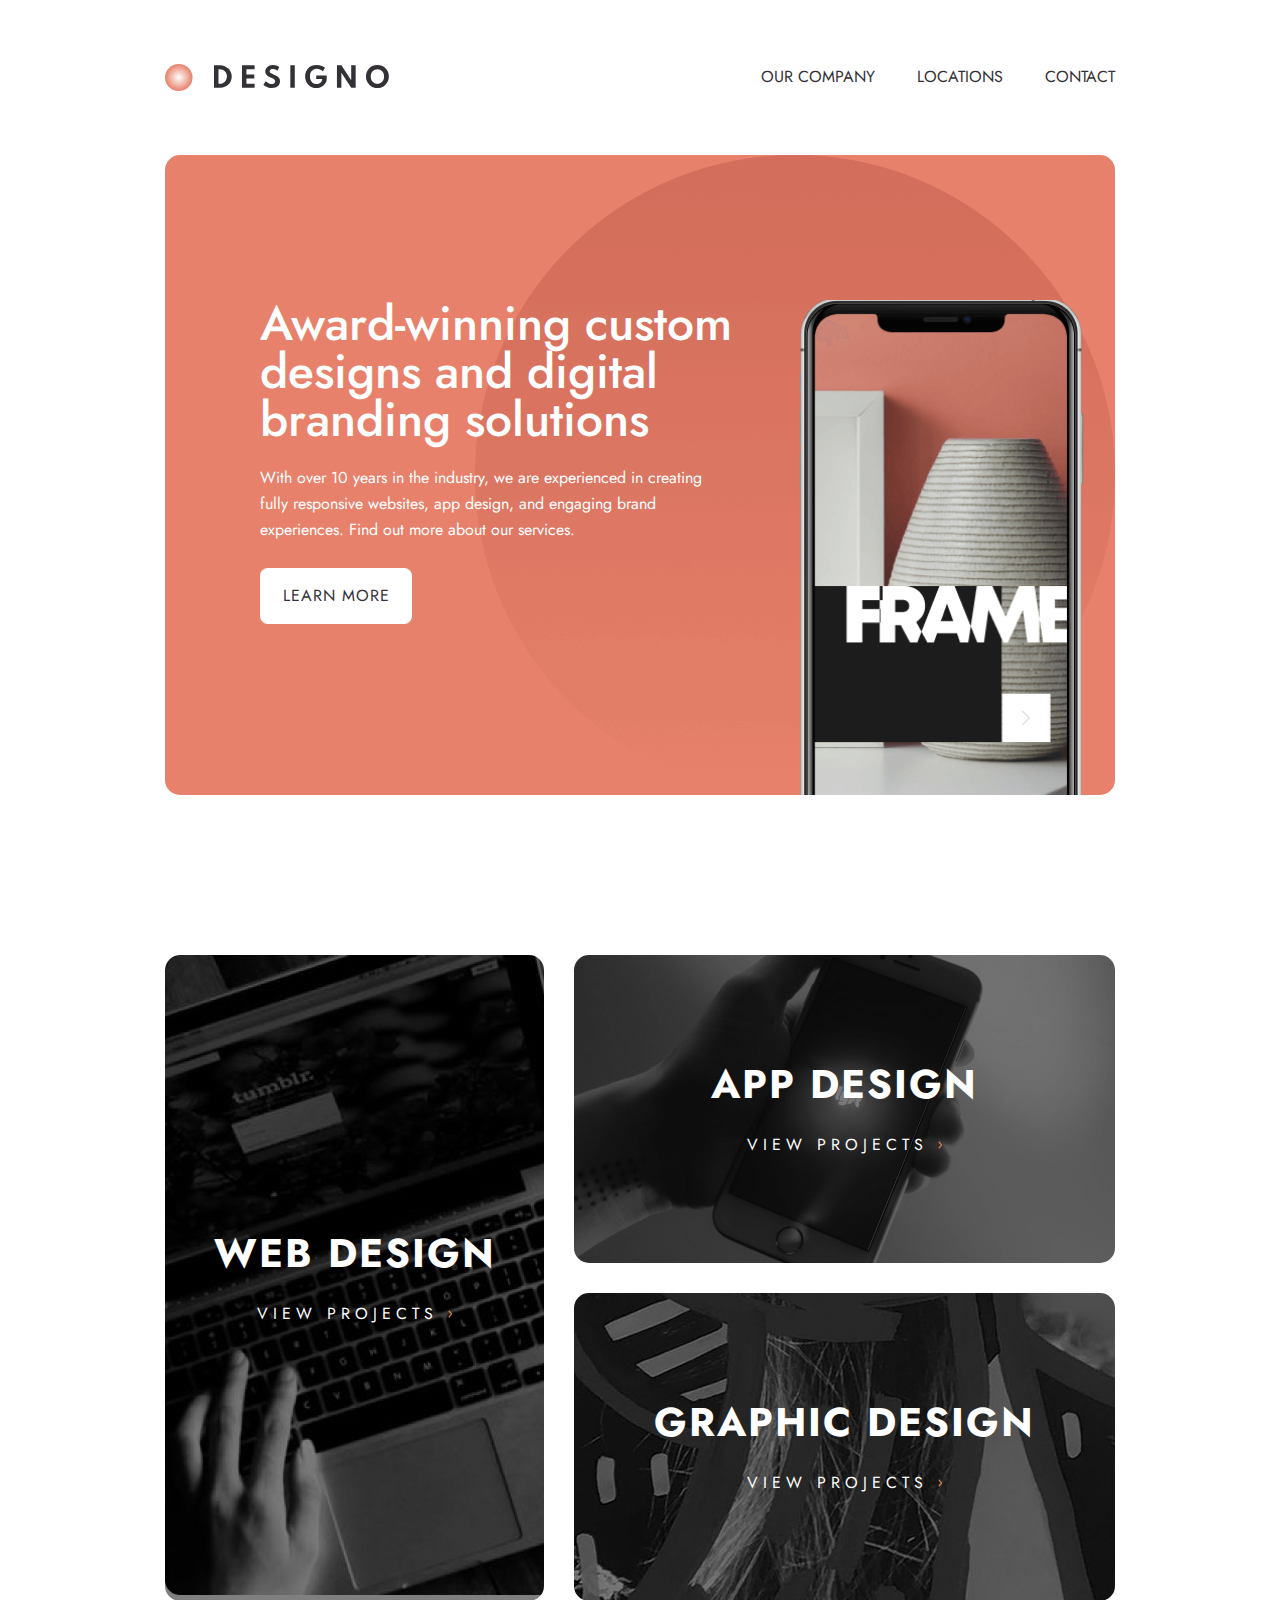
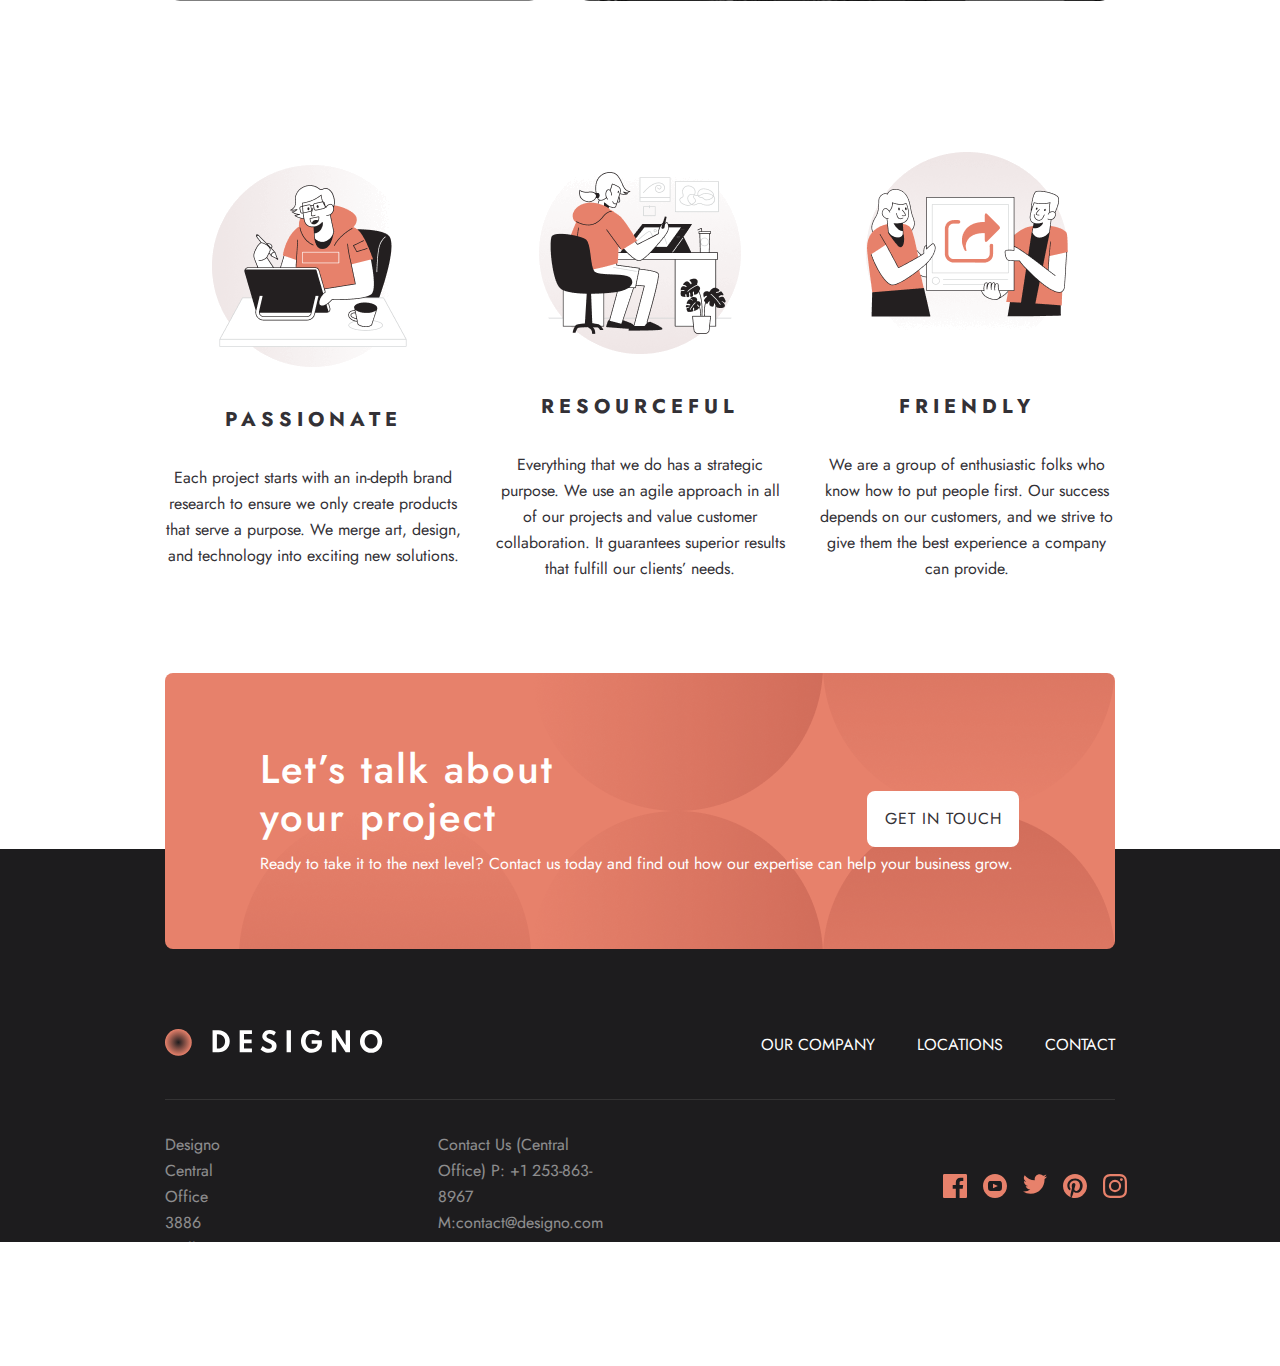
<file: index.html>
<!DOCTYPE html>
<html lang="en">
  <head>
    <meta charset="UTF-8" />
    <meta name="viewport" content="width=device-width, initial-scale=1.0" />
    <link rel="icon" href="./imgs/logo.svg" type="image/x-icon" />
    <!--logo here -->
    <title>Designo</title>
    <link rel="stylesheet" href="./css/style.css" />
    <link rel="icon" href="./images/svg/logo circle.svg" />
  </head>
  <body>
    <!-- HEADER START -->
    <header class="header container">
      <div class="header-top">
        <a href="index.html">
          <img
            src="./images/svg/designo logo.svg"
            alt="designo logo"
            width="225"
            height="27"
        /></a>
        <nav class="site-nav-bar">
          <a class="site-nav__list" href="#">OUR COMPANY</a>
          <a class="site-nav__list" href="#">LOCATIONS</a>
          <a class="site-nav__list" href="#">CONTACT</a>
        </nav>
        <img
          class="burger-bar"
          src="./images/png/burger-bar.png"
          alt="menu"
          width="24"
          height="20"
        />
      </div>
    </header>
    <!-- HEADER END -->

    <!-- MAIN START-->
    <main class="main container">
      <div class="main-top">
        <div class="main-top__left-side">
          <h1 class="h1">
            Award-winning custom designs and digital branding solutions
          </h1>
          <p class="main-top__p">
            With over 10 years in the industry, we are experienced in creating
            fully responsive websites, app design, and engaging brand
            experiences. Find out more about our services.
          </p>
          <a class="main-top__btn" href="#">Learn More</a>
        </div>
        <img
          class="main-top__phone-img"
          src="./images/png/mobile phone.png"
          alt="mobile phone"
        />
      </div>
      <div class="main-cards">
        <div class="main-card-1">
          <h2>
            <a
              class="main-card-1__h2"
              href="./scss/pages/web-desing/web-design.html"
              >WEB DESIGN</a
            >
          </h2>
          <div class="btn-arrow-wrapper">
            <a
              class="btn-arrow__link"
              href="./scss/pages/web-desing/web-design.html"
              >VIEW PROJECTS</a
            >
            <img
              src="./images/svg/button arrow.svg"
              alt="button with arrow"
              width="4"
              height="8"
            />
          </div>
        </div>
        <div class="main-cards-right">
          <div class="main-card-2">
            <h2>
              <a
                class="main-card-1__h2"
                href="./scss/pages/app-design/app-design.html"
                >APP DESIGN</a
              >
            </h2>
            <div class="btn-arrow-wrapper">
              <a
                class="btn-arrow__link"
                href="./scss/pages/app-design/app-design.html"
                >VIEW PROJECTS</a
              >
              <img
                src="./images/svg/button arrow.svg"
                alt="button with arrow"
                width="4"
                height="8"
              />
            </div>
          </div>
          <div class="main-card-3">
            <h2>
              <a
                class="main-card-1__h2"
                href="scss/pages/graphic-design/graphic-design.html"
                >GRAPHIC DESIGN</a
              >
            </h2>
            <div class="btn-arrow-wrapper">
              <a
                class="btn-arrow__link"
                href="scss/pages/graphic-design/graphic-design.html"
                >VIEW PROJECTS</a
              >
              <img
                src="./images/svg/button arrow.svg"
                alt="button with arrow"
                width="4"
                height="8"
              />
            </div>
          </div>
        </div>
      </div>
      <div class="main-end__description">
        <!-- 1 desc -->
        <div class="main-end__desc-1">
          <img
            src="./images/png/main-end-description-1.png"
            alt="man doing his job on computer"
          />
          <div>
            <h3 class="main-end-desc-h3">PASSIONATE</h3>
            <p class="main-end-desc-p">
              Each project starts with an in-depth brand research to ensure we
              only create products that serve a purpose. We merge art, design,
              and technology into exciting new solutions.
            </p>
          </div>
        </div>
        <!-- 2 desc -->
        <div class="main-end__desc-1">
          <img
            src="./images/png/main-end-description-2.png"
            alt="woman doing his job on computer"
          />
          <div>
            <h3 class="main-end-desc-h3">RESOURCEFUL</h3>
            <p class="main-end-desc-p">
              Everything that we do has a strategic purpose. We use an agile
              approach in all of our projects and value customer collaboration.
              It guarantees superior results that fulfill our clients’ needs.
            </p>
          </div>
        </div>
        <!-- 3desc -->
        <div class="main-end__desc-1">
          <img
            src="./images/png/main-end-description-3.png"
            alt="people doing their job on computer"
          />
          <div>
            <h3 class="main-end-desc-h3">FRIENDLY</h3>
            <p class="main-end-desc-p">
              We are a group of enthusiastic folks who know how to put people
              first. Our success depends on our customers, and we strive to give
              them the best experience a company can provide.
            </p>
          </div>
        </div>
      </div>
    </main>
    <!-- MAIN END-->

    <!-- FOOTER START -->
    <footer class="footer-parent">
      <div class="footer container">
        <div class="footer-top-decor-orange">
          <div>
            <h2 class="footer-decor-h2">Let’s talk about your project</h2>
            <p class="footer-top__p">
              Ready to take it to the next level? Contact us today and find out
              how our expertise can help your business grow.
            </p>
          </div>
          <a class="footer-top__btn" href="#">Get in touch</a>
        </div>
      </div>
      <div class="footer-bottom">
        <div class="container">
          <div class="footer-end-wrapper">
            <a href="index.html">
              <img
                class="footer-white-logo"
                src="./images/svg/designo logo white.svg"
                alt="designo logo"
                width="225"
                height="30"
              />
            </a>
            <nav class="footer-nav">
              <a class="footer-nav__list" href="#">OUR COMPANY</a>
              <a class="footer-nav__list" href="#">LOCATIONS</a>
              <a class="footer-nav__list" href="#">CONTACT</a>
            </nav>
          </div>
          <hr class="footer-hr" />
          <div class="footer-end-info-wrapper">
            <p class="footer-end-p1">
              Designo Central Office 3886 Wellington Street Toronto, Ontario M9C
              3J5
            </p>
            <p class="footer-end-p2">
              Contact Us (Central Office) P: +1 253-863-8967
              M:contact@designo.com
            </p>
            <div class="socials-footer">
              <a href="#">
                <svg
                  xmlns="http://www.w3.org/2000/svg"
                  width="24"
                  height="24"
                  fill="none"
                >
                  <path
                    fill="#E7816B"
                    d="M22.675 0H1.325C.593 0 0 .593 0 1.325v21.351C0 23.407.593 24 1.325 24H12.82v-9.294H9.692v-3.622h3.128V8.413c0-3.1 1.893-4.788 4.659-4.788 1.325 0 2.463.099 2.795.143v3.24l-1.918.001c-1.504 0-1.795.715-1.795 1.763v2.313h3.587l-.467 3.622h-3.12V24h6.116c.73 0 1.323-.593 1.323-1.325V1.325C24 .593 23.407 0 22.675 0Z"
                  />
                </svg>
              </a>
              <a href="#">
                <svg
                  xmlns="http://www.w3.org/2000/svg"
                  width="24"
                  height="24"
                  fill="none"
                >
                  <path
                    fill="#E7816B"
                    fill-rule="evenodd"
                    d="M12 0C5.373 0 0 5.373 0 12s5.373 12 12 12 12-5.373 12-12S18.627 0 12 0Zm4.441 16.892c-2.102.144-6.784.144-8.883 0C5.282 16.736 5.017 15.622 5 12c.017-3.629.285-4.736 2.558-4.892 2.099-.144 6.782-.144 8.883 0C18.718 7.264 18.982 8.378 19 12c-.018 3.629-.285 4.736-2.559 4.892Zm-1.524-4.896L10 9.658v4.684l4.917-2.346Z"
                    clip-rule="evenodd"
                  />
                </svg>
              </a>
              <a href="#"
                ><svg
                  xmlns="http://www.w3.org/2000/svg"
                  width="24"
                  height="20"
                  fill="none"
                >
                  <path
                    fill="#E7816B"
                    d="M24 2.557a9.83 9.83 0 0 1-2.828.775A4.932 4.932 0 0 0 23.337.608a9.864 9.864 0 0 1-3.127 1.195A4.916 4.916 0 0 0 16.616.248c-3.179 0-5.515 2.966-4.797 6.045A13.978 13.978 0 0 1 1.671 1.149a4.93 4.93 0 0 0 1.523 6.574 4.903 4.903 0 0 1-2.229-.616c-.054 2.281 1.581 4.415 3.949 4.89a4.935 4.935 0 0 1-2.224.084 4.928 4.928 0 0 0 4.6 3.419A9.9 9.9 0 0 1 0 17.54a13.94 13.94 0 0 0 7.548 2.212c9.142 0 14.307-7.721 13.995-14.646A10.025 10.025 0 0 0 24 2.557Z"
                  /></svg
              ></a>
              <a href="#">
                <svg
                  xmlns="http://www.w3.org/2000/svg"
                  width="24"
                  height="24"
                  fill="none"
                >
                  <path
                    fill="#E7816B"
                    d="M12 0C5.373 0 0 5.372 0 12c0 5.084 3.163 9.426 7.627 11.174-.105-.949-.2-2.405.042-3.441.218-.937 1.407-5.965 1.407-5.965s-.359-.719-.359-1.782c0-1.668.967-2.914 2.171-2.914 1.023 0 1.518.769 1.518 1.69 0 1.029-.655 2.568-.994 3.995-.283 1.194.599 2.169 1.777 2.169 2.133 0 3.772-2.249 3.772-5.495 0-2.873-2.064-4.882-5.012-4.882-3.414 0-5.418 2.561-5.418 5.207 0 1.031.397 2.138.893 2.738a.36.36 0 0 1 .083.345l-.333 1.36c-.053.22-.174.267-.402.161-1.499-.698-2.436-2.889-2.436-4.649 0-3.785 2.75-7.262 7.929-7.262 4.163 0 7.398 2.967 7.398 6.931 0 4.136-2.607 7.464-6.227 7.464-1.216 0-2.359-.631-2.75-1.378l-.748 2.853c-.271 1.043-1.002 2.35-1.492 3.146C9.57 23.812 10.763 24 12 24c6.627 0 12-5.373 12-12 0-6.628-5.373-12-12-12Z"
                  />
                </svg>
              </a>
              <a href="#">
                <svg
                  xmlns="http://www.w3.org/2000/svg"
                  width="24"
                  height="24"
                  fill="none"
                >
                  <path
                    fill="#E7816B"
                    fill-rule="evenodd"
                    d="M12 0C8.741 0 8.333.014 7.053.072 2.695.272.273 2.69.073 7.052.014 8.333 0 8.741 0 12c0 3.259.014 3.668.072 4.948.2 4.358 2.618 6.78 6.98 6.98C8.333 23.986 8.741 24 12 24c3.259 0 3.668-.014 4.948-.072 4.354-.2 6.782-2.618 6.979-6.98.059-1.28.073-1.689.073-4.948 0-3.259-.014-3.667-.072-4.947-.196-4.354-2.617-6.78-6.979-6.98C15.668.014 15.259 0 12 0Zm0 2.163c3.204 0 3.584.012 4.85.07 3.252.148 4.771 1.691 4.919 4.919.058 1.265.069 1.645.069 4.849 0 3.205-.012 3.584-.069 4.849-.149 3.225-1.664 4.771-4.919 4.919-1.266.058-1.644.07-4.85.07-3.204 0-3.584-.012-4.849-.07-3.26-.149-4.771-1.699-4.919-4.92-.058-1.265-.07-1.644-.07-4.849 0-3.204.013-3.583.07-4.849.149-3.227 1.664-4.771 4.919-4.919 1.266-.057 1.645-.069 4.849-.069ZM5.838 12a6.162 6.162 0 1 1 12.324 0 6.162 6.162 0 0 1-12.324 0ZM12 16a4 4 0 1 1 0-8 4 4 0 0 1 0 8Zm4.965-10.405a1.44 1.44 0 1 1 2.881.001 1.44 1.44 0 0 1-2.881-.001Z"
                    clip-rule="evenodd"
                  />
                </svg>
              </a>
            </div>
          </div>
        </div>
      </div>
    </footer>
    <!-- FOOTER END -->
  </body>
</html>
</file>
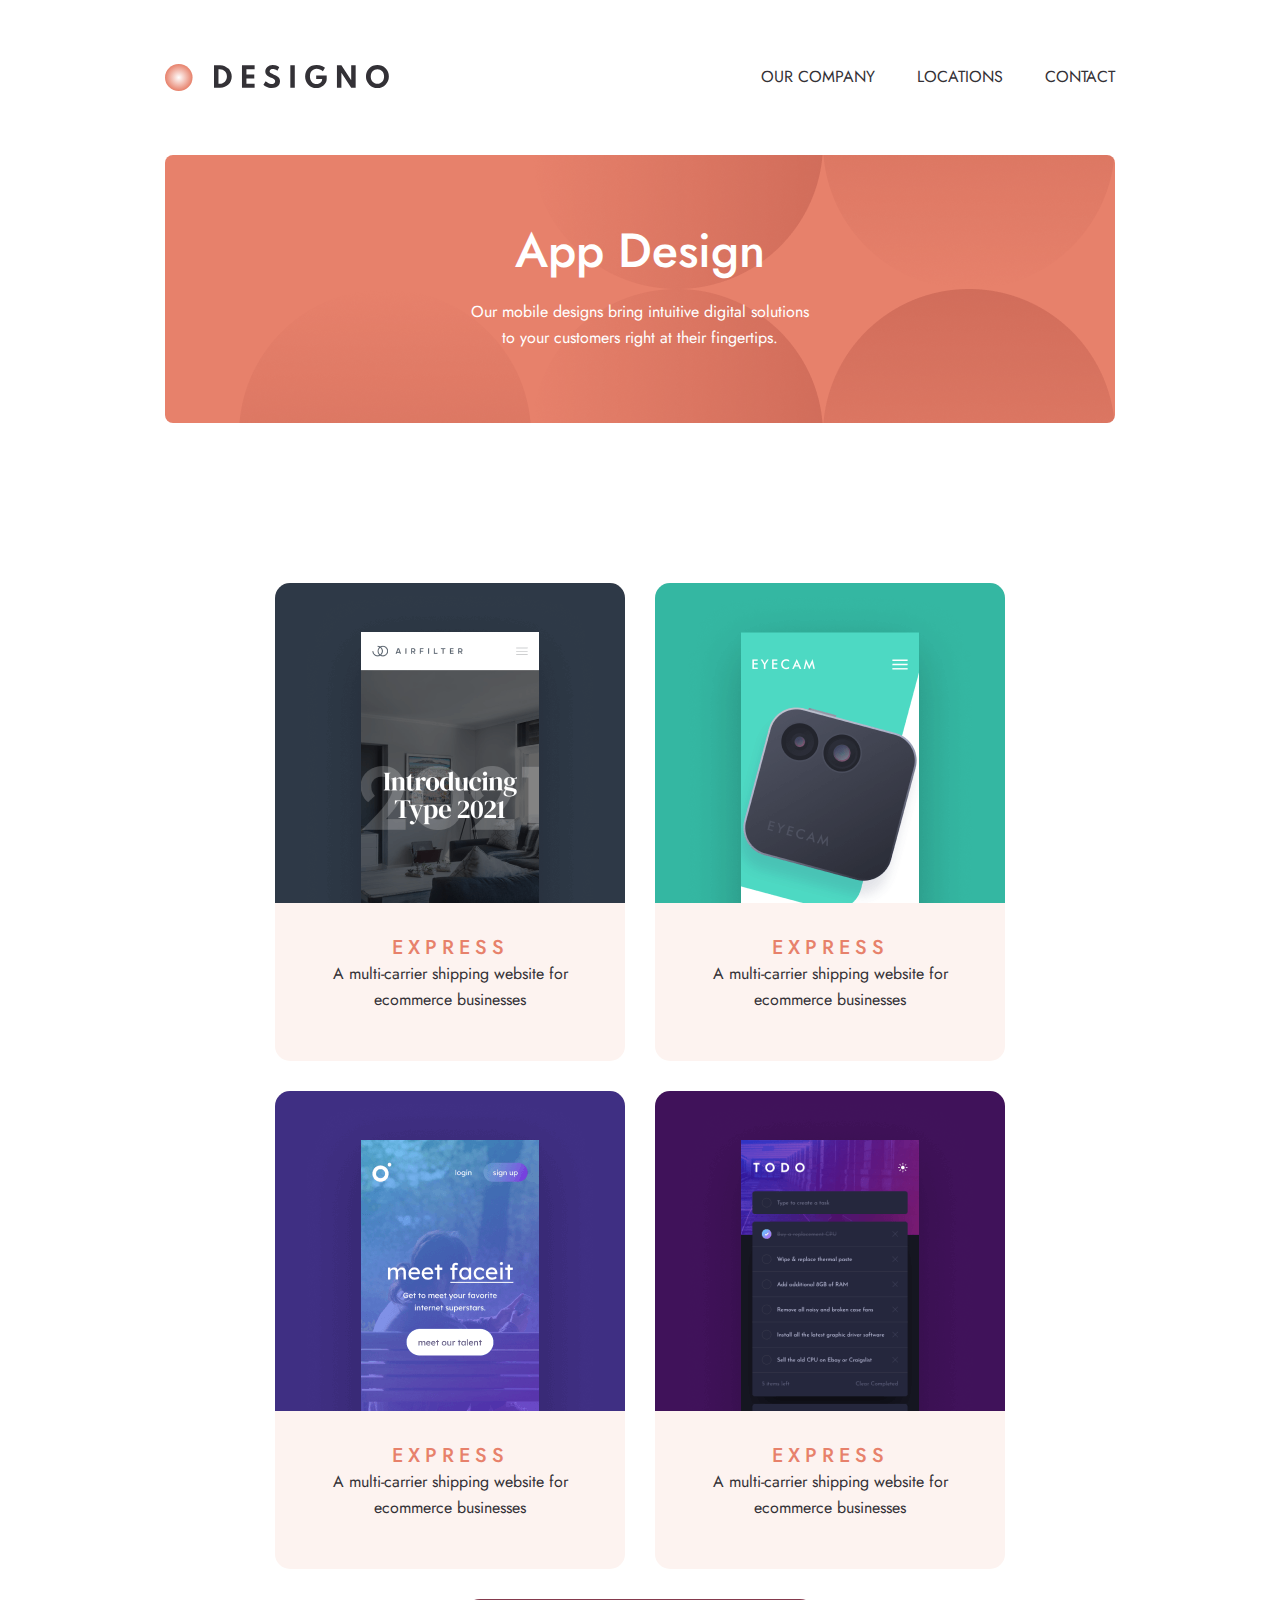
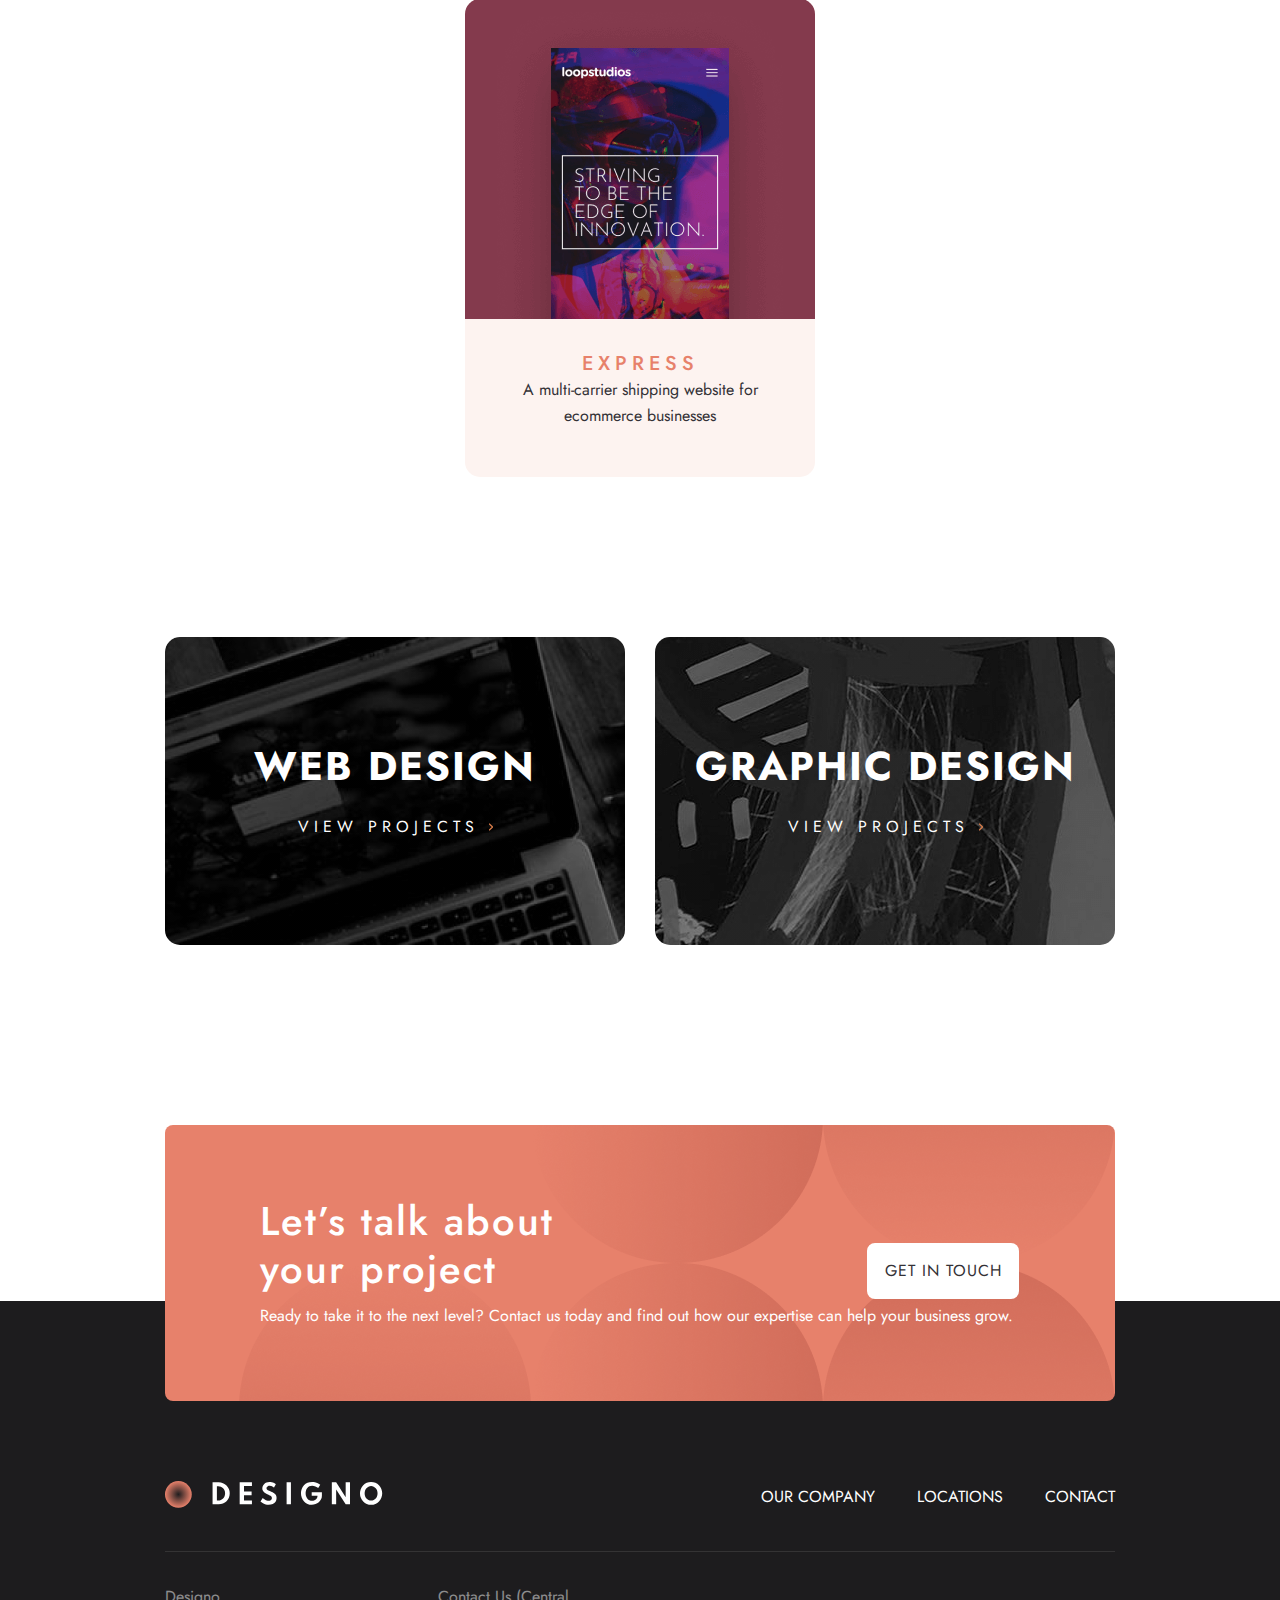
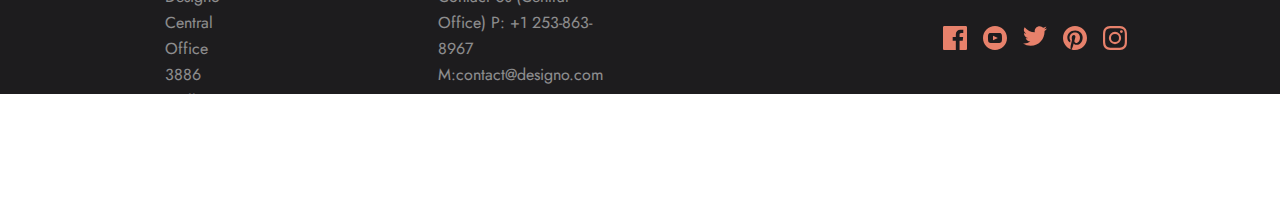
<file: scss/pages/app-design/app-design.html>
<!DOCTYPE html>
<html lang="en">
  <head>
    <meta charset="UTF-8" />
    <meta name="viewport" content="width=device-width, initial-scale=1.0" />
    <link rel="icon" href="./imgs/logo.svg" type="image/x-icon" />
    <!--logo here -->
    <title>Designo app design</title>
    <link rel="stylesheet" href="../../../css/style.css" />
    <link rel="icon" href="../../../images/svg/logo circle.svg" />
  </head>
  <body>
    <!-- HEADER START -->
    <header class="header container">
      <div class="header-top">
        <a href="../../../index.html">
          <img
            src="../../../images/svg/designo logo.svg"
            alt="designo logo"
            width="225"
            height="27"
        /></a>
        <nav class="site-nav-bar">
          <a class="site-nav__list" href="#">OUR COMPANY</a>
          <a class="site-nav__list" href="#">LOCATIONS</a>
          <a class="site-nav__list" href="#">CONTACT</a>
        </nav>
        <img
          class="burger-bar"
          src="../../../images/png/burger-bar.png"
          alt="menu"
          width="24"
          height="20"
        />
      </div>
    </header>
    <!-- HEADER END -->

    <!-- MAIN START-->
    <main class="web-design-main container">
      <div class="web-design-top-orange">
        <h1 class="web-desigg-h1">App Design</h1>
        <p class="web-desigg-p">
          Our mobile designs bring intuitive digital solutions to your customers
          right at their fingertips.
        </p>
      </div>
      <div class="main-middle-cards">
        <div class="web-cards-1">
          <img
            width="350"
            height="320"
            src="../../../images/png/app-desigh-card-1.png"
            alt="track on the road and picture of web-site"
          />
          <div>
            <h3 class="web-cards-1__h3">EXPRESS</h3>
            <p class="web-cards-1__p">
              A multi-carrier shipping website for ecommerce businesses
            </p>
          </div>
        </div>
        <div class="web-cards-1">
          <img
            width="350"
            height="320"
            src="../../../images/png/app-desigh-card-2.png"
            alt="track on the road and picture of web-site"
          />
          <div>
            <h3 class="web-cards-1__h3">EXPRESS</h3>
            <p class="web-cards-1__p">
              A multi-carrier shipping website for ecommerce businesses
            </p>
          </div>
        </div>
        <div class="web-cards-1">
          <img
            width="350"
            height="320"
            src="../../../images/png/app-desigh-card-3.png"
            alt="track on the road and picture of web-site"
          />
          <div>
            <h3 class="web-cards-1__h3">EXPRESS</h3>
            <p class="web-cards-1__p">
              A multi-carrier shipping website for ecommerce businesses
            </p>
          </div>
        </div>
        <div class="web-cards-1">
          <img
            width="350"
            height="320"
            src="../../../images/png/app-desigh-card-4.png"
            alt="track on the road and picture of web-site"
          />
          <div>
            <h3 class="web-cards-1__h3">EXPRESS</h3>
            <p class="web-cards-1__p">
              A multi-carrier shipping website for ecommerce businesses
            </p>
          </div>
        </div>
        <div class="web-cards-1">
          <img
            width="350"
            height="320"
            src="../../../images/png/app-desigh-card-5.png"
            alt="track on the road and picture of web-site"
          />
          <div>
            <h3 class="web-cards-1__h3">EXPRESS</h3>
            <p class="web-cards-1__p">
              A multi-carrier shipping website for ecommerce businesses
            </p>
          </div>
        </div>
      </div>
      <div class="web-design-end-wrapper">
        <div class="main-card-2 app-designto-web-design">
          <h2>
            <a
              class="main-card-1__h2"
              href="../../../scss/pages/web-desing/web-design.html"
              >WEB DESIGN</a
            >
          </h2>
          <div class="btn-arrow-wrapper">
            <a class="btn-arrow__link" href="../web-desing/web-design.html"
              >VIEW PROJECTS</a
            >
            <img
              src="../../../images/svg/button arrow.svg"
              alt="button with arrow"
              width="4"
              height="8"
            />
          </div>
        </div>
        <div class="main-card-3">
          <h2>
            <a
              class="main-card-1__h2"
              href="../graphic-design/graphic-design.html"
              >GRAPHIC DESIGN</a
            >
          </h2>
          <div class="btn-arrow-wrapper">
            <a
              class="btn-arrow__link"
              href="../graphic-design/graphic-design.html"
              >VIEW PROJECTS</a
            >
            <img
              src="../../../images/svg/button arrow.svg"
              alt="button with arrow"
              width="4"
              height="8"
            />
          </div>
        </div>
      </div>
    </main>
    <!-- MAIN END -->

    <!-- FOOTER START -->
    <footer class="footer-parent">
      <div class="footer container">
        <div class="footer-top-decor-orange">
          <div>
            <h2 class="footer-decor-h2">Let’s talk about your project</h2>
            <p class="footer-top__p">
              Ready to take it to the next level? Contact us today and find out
              how our expertise can help your business grow.
            </p>
          </div>
          <a class="footer-top__btn" href="#">Get in touch</a>
        </div>
      </div>
      <div class="footer-bottom">
        <div class="container">
          <div class="footer-end-wrapper">
            <a href="../../../index.html">
              <img
                class="footer-white-logo"
                src="../../../images/svg/designo logo white.svg"
                alt="designo logo"
                width="225"
                height="30"
              />
            </a>
            <nav class="footer-nav">
              <a class="footer-nav__list" href="#">OUR COMPANY</a>
              <a class="footer-nav__list" href="#">LOCATIONS</a>
              <a class="footer-nav__list" href="#">CONTACT</a>
            </nav>
          </div>
          <hr class="footer-hr" />
          <div class="footer-end-info-wrapper">
            <p class="footer-end-p1">
              Designo Central Office 3886 Wellington Street Toronto, Ontario M9C
              3J5
            </p>
            <p class="footer-end-p2">
              Contact Us (Central Office) P: +1 253-863-8967
              M:contact@designo.com
            </p>
            <div class="socials-footer">
              <a href="#">
                <svg
                  xmlns="http://www.w3.org/2000/svg"
                  width="24"
                  height="24"
                  fill="none"
                >
                  <path
                    fill="#E7816B"
                    d="M22.675 0H1.325C.593 0 0 .593 0 1.325v21.351C0 23.407.593 24 1.325 24H12.82v-9.294H9.692v-3.622h3.128V8.413c0-3.1 1.893-4.788 4.659-4.788 1.325 0 2.463.099 2.795.143v3.24l-1.918.001c-1.504 0-1.795.715-1.795 1.763v2.313h3.587l-.467 3.622h-3.12V24h6.116c.73 0 1.323-.593 1.323-1.325V1.325C24 .593 23.407 0 22.675 0Z"
                  />
                </svg>
              </a>
              <a href="#">
                <svg
                  xmlns="http://www.w3.org/2000/svg"
                  width="24"
                  height="24"
                  fill="none"
                >
                  <path
                    fill="#E7816B"
                    fill-rule="evenodd"
                    d="M12 0C5.373 0 0 5.373 0 12s5.373 12 12 12 12-5.373 12-12S18.627 0 12 0Zm4.441 16.892c-2.102.144-6.784.144-8.883 0C5.282 16.736 5.017 15.622 5 12c.017-3.629.285-4.736 2.558-4.892 2.099-.144 6.782-.144 8.883 0C18.718 7.264 18.982 8.378 19 12c-.018 3.629-.285 4.736-2.559 4.892Zm-1.524-4.896L10 9.658v4.684l4.917-2.346Z"
                    clip-rule="evenodd"
                  />
                </svg>
              </a>
              <a href="#"
                ><svg
                  xmlns="http://www.w3.org/2000/svg"
                  width="24"
                  height="20"
                  fill="none"
                >
                  <path
                    fill="#E7816B"
                    d="M24 2.557a9.83 9.83 0 0 1-2.828.775A4.932 4.932 0 0 0 23.337.608a9.864 9.864 0 0 1-3.127 1.195A4.916 4.916 0 0 0 16.616.248c-3.179 0-5.515 2.966-4.797 6.045A13.978 13.978 0 0 1 1.671 1.149a4.93 4.93 0 0 0 1.523 6.574 4.903 4.903 0 0 1-2.229-.616c-.054 2.281 1.581 4.415 3.949 4.89a4.935 4.935 0 0 1-2.224.084 4.928 4.928 0 0 0 4.6 3.419A9.9 9.9 0 0 1 0 17.54a13.94 13.94 0 0 0 7.548 2.212c9.142 0 14.307-7.721 13.995-14.646A10.025 10.025 0 0 0 24 2.557Z"
                  /></svg
              ></a>
              <a href="#">
                <svg
                  xmlns="http://www.w3.org/2000/svg"
                  width="24"
                  height="24"
                  fill="none"
                >
                  <path
                    fill="#E7816B"
                    d="M12 0C5.373 0 0 5.372 0 12c0 5.084 3.163 9.426 7.627 11.174-.105-.949-.2-2.405.042-3.441.218-.937 1.407-5.965 1.407-5.965s-.359-.719-.359-1.782c0-1.668.967-2.914 2.171-2.914 1.023 0 1.518.769 1.518 1.69 0 1.029-.655 2.568-.994 3.995-.283 1.194.599 2.169 1.777 2.169 2.133 0 3.772-2.249 3.772-5.495 0-2.873-2.064-4.882-5.012-4.882-3.414 0-5.418 2.561-5.418 5.207 0 1.031.397 2.138.893 2.738a.36.36 0 0 1 .083.345l-.333 1.36c-.053.22-.174.267-.402.161-1.499-.698-2.436-2.889-2.436-4.649 0-3.785 2.75-7.262 7.929-7.262 4.163 0 7.398 2.967 7.398 6.931 0 4.136-2.607 7.464-6.227 7.464-1.216 0-2.359-.631-2.75-1.378l-.748 2.853c-.271 1.043-1.002 2.35-1.492 3.146C9.57 23.812 10.763 24 12 24c6.627 0 12-5.373 12-12 0-6.628-5.373-12-12-12Z"
                  />
                </svg>
              </a>
              <a href="#">
                <svg
                  xmlns="http://www.w3.org/2000/svg"
                  width="24"
                  height="24"
                  fill="none"
                >
                  <path
                    fill="#E7816B"
                    fill-rule="evenodd"
                    d="M12 0C8.741 0 8.333.014 7.053.072 2.695.272.273 2.69.073 7.052.014 8.333 0 8.741 0 12c0 3.259.014 3.668.072 4.948.2 4.358 2.618 6.78 6.98 6.98C8.333 23.986 8.741 24 12 24c3.259 0 3.668-.014 4.948-.072 4.354-.2 6.782-2.618 6.979-6.98.059-1.28.073-1.689.073-4.948 0-3.259-.014-3.667-.072-4.947-.196-4.354-2.617-6.78-6.979-6.98C15.668.014 15.259 0 12 0Zm0 2.163c3.204 0 3.584.012 4.85.07 3.252.148 4.771 1.691 4.919 4.919.058 1.265.069 1.645.069 4.849 0 3.205-.012 3.584-.069 4.849-.149 3.225-1.664 4.771-4.919 4.919-1.266.058-1.644.07-4.85.07-3.204 0-3.584-.012-4.849-.07-3.26-.149-4.771-1.699-4.919-4.92-.058-1.265-.07-1.644-.07-4.849 0-3.204.013-3.583.07-4.849.149-3.227 1.664-4.771 4.919-4.919 1.266-.057 1.645-.069 4.849-.069ZM5.838 12a6.162 6.162 0 1 1 12.324 0 6.162 6.162 0 0 1-12.324 0ZM12 16a4 4 0 1 1 0-8 4 4 0 0 1 0 8Zm4.965-10.405a1.44 1.44 0 1 1 2.881.001 1.44 1.44 0 0 1-2.881-.001Z"
                    clip-rule="evenodd"
                  />
                </svg>
              </a>
            </div>
          </div>
        </div>
      </div>
    </footer>
    <!-- FOOTER END -->
  </body>
</html>
</file>
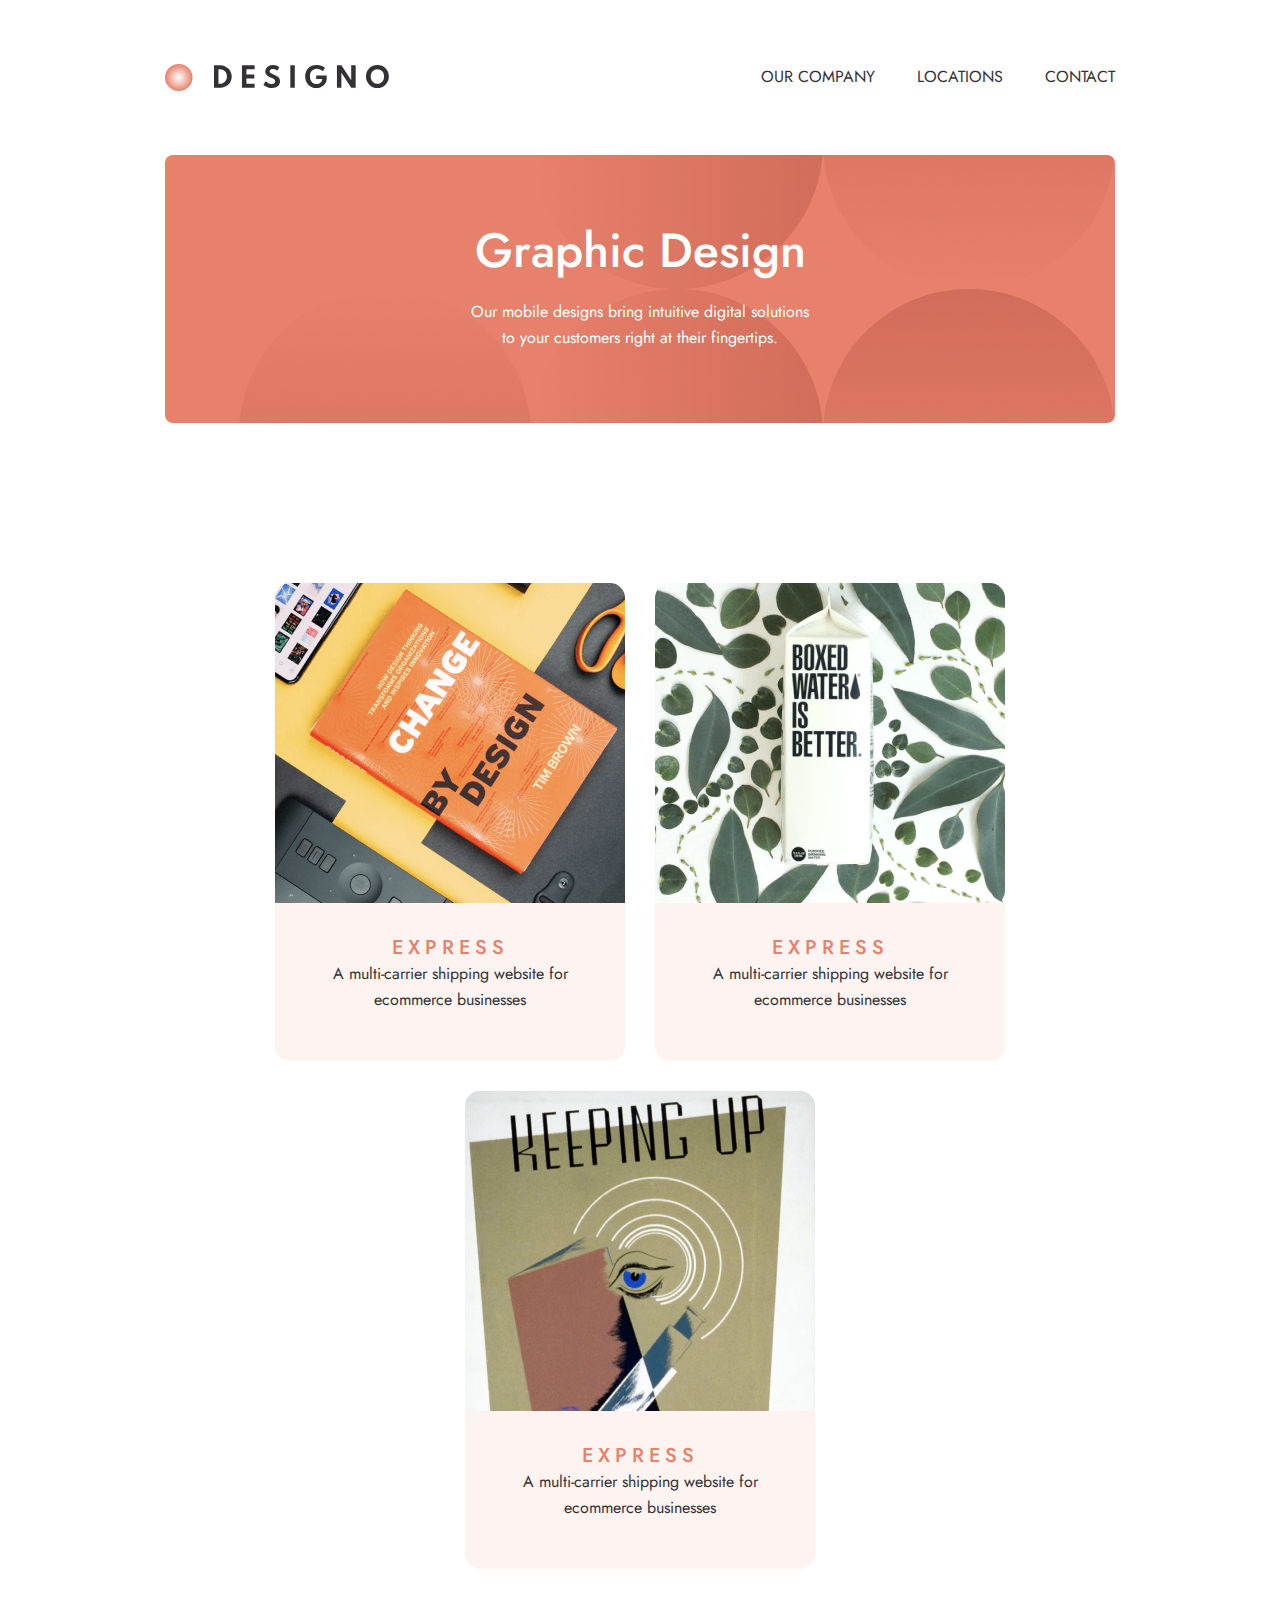
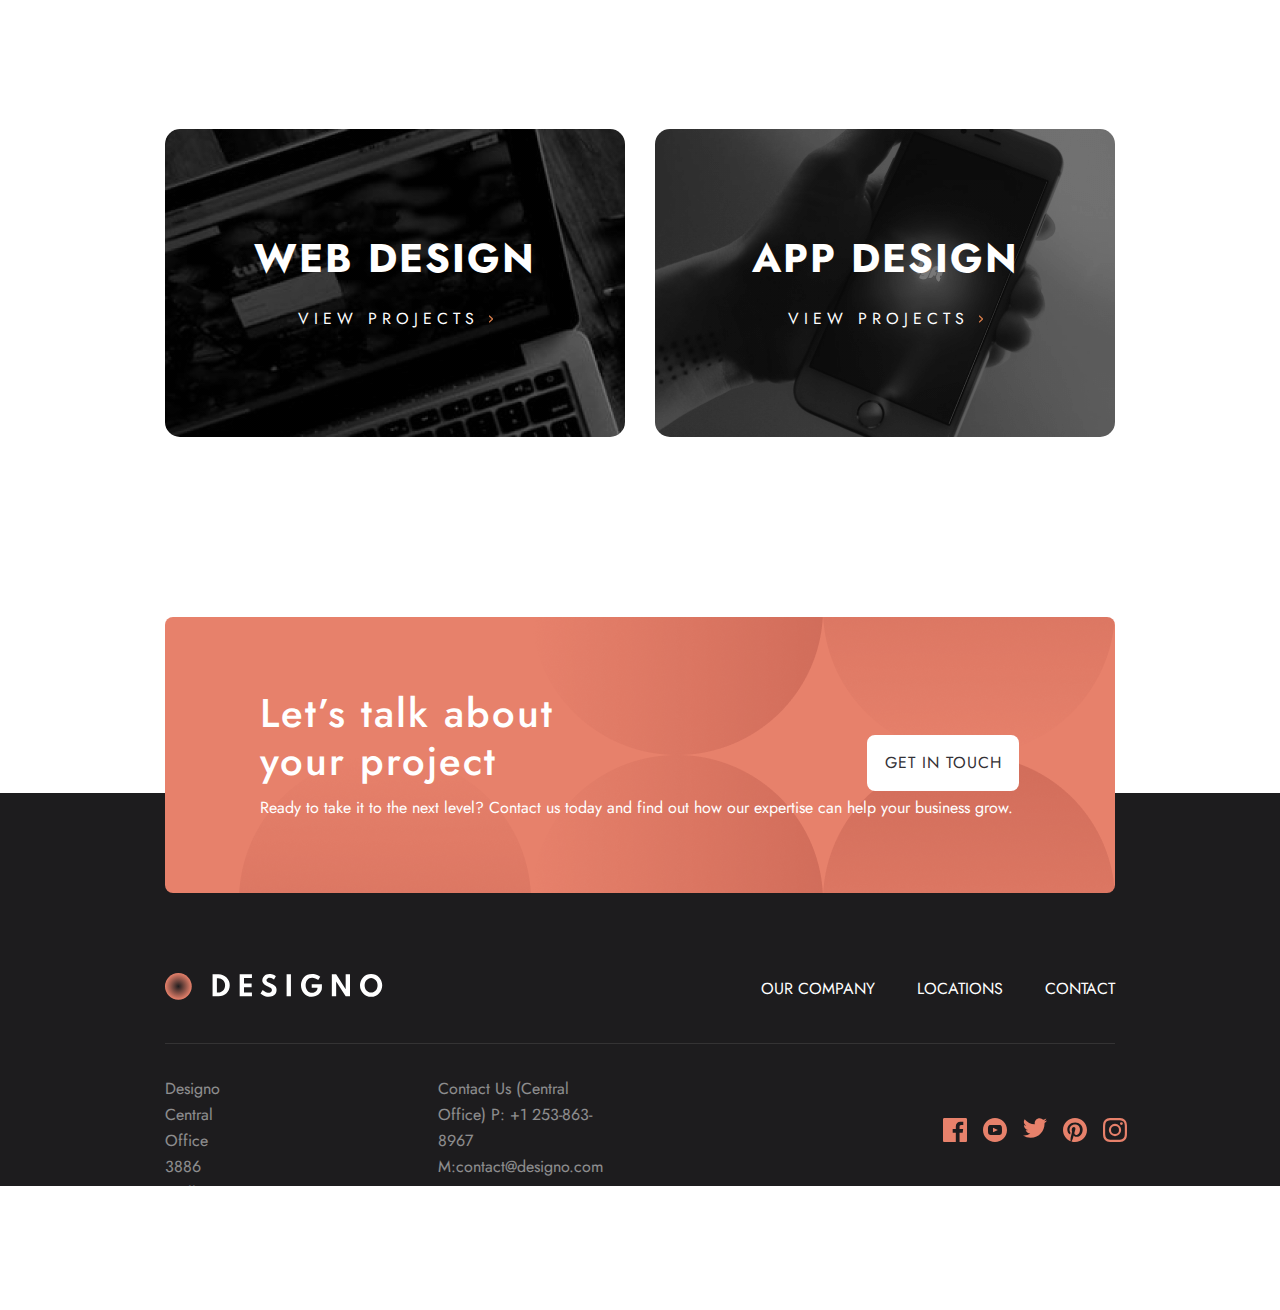
<file: scss/pages/graphic-design/graphic-design.html>
<!DOCTYPE html>
<html lang="en">
  <head>
    <meta charset="UTF-8" />
    <meta name="viewport" content="width=device-width, initial-scale=1.0" />
    <link rel="icon" href="./imgs/logo.svg" type="image/x-icon" />
    <!--logo here -->
    <title>Designo graphic design</title>
    <link rel="stylesheet" href="../../../css/style.css" />
    <link rel="icon" href="../../../images/svg/logo circle.svg" />
  </head>
  <body>
    <!-- HEADER START -->
    <header class="header container">
      <div class="header-top">
        <a href="../../../index.html">
          <img
            src="../../../images/svg/designo logo.svg"
            alt="designo logo"
            width="225"
            height="27"
        /></a>
        <nav class="site-nav-bar">
          <a class="site-nav__list" href="#">OUR COMPANY</a>
          <a class="site-nav__list" href="#">LOCATIONS</a>
          <a class="site-nav__list" href="#">CONTACT</a>
        </nav>
        <img
          class="burger-bar"
          src="../../../images/png/burger-bar.png"
          alt="menu"
          width="24"
          height="20"
        />
      </div>
    </header>
    <!-- HEADER END -->

    <!-- MAIN START-->
    <main class="web-design-main container">
      <div class="web-design-top-orange">
        <h1 class="web-desigg-h1">Graphic Design</h1>
        <p class="web-desigg-p">
          Our mobile designs bring intuitive digital solutions to your customers
          right at their fingertips.
        </p>
      </div>
      <div class="main-middle-cards">
        <div class="web-cards-1">
          <img
            width="350"
            height="320"
            src="../../../images/png/graphic-design-card-1.png"
            alt="track on the road and picture of web-site"
          />
          <div>
            <h3 class="web-cards-1__h3">EXPRESS</h3>
            <p class="web-cards-1__p">
              A multi-carrier shipping website for ecommerce businesses
            </p>
          </div>
        </div>
        <div class="web-cards-1">
          <img
            width="350"
            height="320"
            src="../../../images/png/graphic-design-card-2.png"
            alt="track on the road and picture of web-site"
          />
          <div>
            <h3 class="web-cards-1__h3">EXPRESS</h3>
            <p class="web-cards-1__p">
              A multi-carrier shipping website for ecommerce businesses
            </p>
          </div>
        </div>
        <div class="web-cards-1">
          <img
            width="350"
            height="320"
            src="../../../images/png/graphic-design-card-3.png"
            alt="track on the road and picture of web-site"
          />
          <div>
            <h3 class="web-cards-1__h3">EXPRESS</h3>
            <p class="web-cards-1__p">
              A multi-carrier shipping website for ecommerce businesses
            </p>
          </div>
        </div>
      </div>
      <div class="web-design-end-wrapper">
        <div class="main-card-2 app-designto-web-design">
          <h2>
            <a
              class="main-card-1__h2"
              href="../../../scss/pages/web-desing/web-design.html"
              >WEB DESIGN</a
            >
          </h2>
          <div class="btn-arrow-wrapper">
            <a class="btn-arrow__link" href="#">VIEW PROJECTS</a>
            <img
              src="../../../images/svg/button arrow.svg"
              alt="button with arrow"
              width="4"
              height="8"
            />
          </div>
        </div>
        <div class="main-card-3 graphic-designtoapp-design">
          <h2>
            <a class="main-card-1__h2" href="../app-design/app-design.html"
              >APP DESIGN</a
            >
          </h2>
          <div class="btn-arrow-wrapper">
            <a class="btn-arrow__link" href="../app-design/app-design.html"
              >VIEW PROJECTS</a
            >
            <img
              src="../../../images/svg/button arrow.svg"
              alt="button with arrow"
              width="4"
              height="8"
            />
          </div>
        </div>
      </div>
    </main>
    <!-- MAIN END -->

    <!-- FOOTER START -->
    <footer class="footer-parent">
      <div class="footer container">
        <div class="footer-top-decor-orange">
          <div>
            <h2 class="footer-decor-h2">Let’s talk about your project</h2>
            <p class="footer-top__p">
              Ready to take it to the next level? Contact us today and find out
              how our expertise can help your business grow.
            </p>
          </div>
          <a class="footer-top__btn" href="#">Get in touch</a>
        </div>
      </div>
      <div class="footer-bottom">
        <div class="container">
          <div class="footer-end-wrapper">
            <a href="../../../index.html">
              <img
                class="footer-white-logo"
                src="../../../images/svg/designo logo white.svg"
                alt="designo logo"
                width="225"
                height="30"
              />
            </a>
            <nav class="footer-nav">
              <a class="footer-nav__list" href="#">OUR COMPANY</a>
              <a class="footer-nav__list" href="#">LOCATIONS</a>
              <a class="footer-nav__list" href="#">CONTACT</a>
            </nav>
          </div>
          <hr class="footer-hr" />
          <div class="footer-end-info-wrapper">
            <p class="footer-end-p1">
              Designo Central Office 3886 Wellington Street Toronto, Ontario M9C
              3J5
            </p>
            <p class="footer-end-p2">
              Contact Us (Central Office) P: +1 253-863-8967
              M:contact@designo.com
            </p>
            <div class="socials-footer">
              <a href="#">
                <svg
                  xmlns="http://www.w3.org/2000/svg"
                  width="24"
                  height="24"
                  fill="none"
                >
                  <path
                    fill="#E7816B"
                    d="M22.675 0H1.325C.593 0 0 .593 0 1.325v21.351C0 23.407.593 24 1.325 24H12.82v-9.294H9.692v-3.622h3.128V8.413c0-3.1 1.893-4.788 4.659-4.788 1.325 0 2.463.099 2.795.143v3.24l-1.918.001c-1.504 0-1.795.715-1.795 1.763v2.313h3.587l-.467 3.622h-3.12V24h6.116c.73 0 1.323-.593 1.323-1.325V1.325C24 .593 23.407 0 22.675 0Z"
                  />
                </svg>
              </a>
              <a href="#">
                <svg
                  xmlns="http://www.w3.org/2000/svg"
                  width="24"
                  height="24"
                  fill="none"
                >
                  <path
                    fill="#E7816B"
                    fill-rule="evenodd"
                    d="M12 0C5.373 0 0 5.373 0 12s5.373 12 12 12 12-5.373 12-12S18.627 0 12 0Zm4.441 16.892c-2.102.144-6.784.144-8.883 0C5.282 16.736 5.017 15.622 5 12c.017-3.629.285-4.736 2.558-4.892 2.099-.144 6.782-.144 8.883 0C18.718 7.264 18.982 8.378 19 12c-.018 3.629-.285 4.736-2.559 4.892Zm-1.524-4.896L10 9.658v4.684l4.917-2.346Z"
                    clip-rule="evenodd"
                  />
                </svg>
              </a>
              <a href="#"
                ><svg
                  xmlns="http://www.w3.org/2000/svg"
                  width="24"
                  height="20"
                  fill="none"
                >
                  <path
                    fill="#E7816B"
                    d="M24 2.557a9.83 9.83 0 0 1-2.828.775A4.932 4.932 0 0 0 23.337.608a9.864 9.864 0 0 1-3.127 1.195A4.916 4.916 0 0 0 16.616.248c-3.179 0-5.515 2.966-4.797 6.045A13.978 13.978 0 0 1 1.671 1.149a4.93 4.93 0 0 0 1.523 6.574 4.903 4.903 0 0 1-2.229-.616c-.054 2.281 1.581 4.415 3.949 4.89a4.935 4.935 0 0 1-2.224.084 4.928 4.928 0 0 0 4.6 3.419A9.9 9.9 0 0 1 0 17.54a13.94 13.94 0 0 0 7.548 2.212c9.142 0 14.307-7.721 13.995-14.646A10.025 10.025 0 0 0 24 2.557Z"
                  /></svg
              ></a>
              <a href="#">
                <svg
                  xmlns="http://www.w3.org/2000/svg"
                  width="24"
                  height="24"
                  fill="none"
                >
                  <path
                    fill="#E7816B"
                    d="M12 0C5.373 0 0 5.372 0 12c0 5.084 3.163 9.426 7.627 11.174-.105-.949-.2-2.405.042-3.441.218-.937 1.407-5.965 1.407-5.965s-.359-.719-.359-1.782c0-1.668.967-2.914 2.171-2.914 1.023 0 1.518.769 1.518 1.69 0 1.029-.655 2.568-.994 3.995-.283 1.194.599 2.169 1.777 2.169 2.133 0 3.772-2.249 3.772-5.495 0-2.873-2.064-4.882-5.012-4.882-3.414 0-5.418 2.561-5.418 5.207 0 1.031.397 2.138.893 2.738a.36.36 0 0 1 .083.345l-.333 1.36c-.053.22-.174.267-.402.161-1.499-.698-2.436-2.889-2.436-4.649 0-3.785 2.75-7.262 7.929-7.262 4.163 0 7.398 2.967 7.398 6.931 0 4.136-2.607 7.464-6.227 7.464-1.216 0-2.359-.631-2.75-1.378l-.748 2.853c-.271 1.043-1.002 2.35-1.492 3.146C9.57 23.812 10.763 24 12 24c6.627 0 12-5.373 12-12 0-6.628-5.373-12-12-12Z"
                  />
                </svg>
              </a>
              <a href="#">
                <svg
                  xmlns="http://www.w3.org/2000/svg"
                  width="24"
                  height="24"
                  fill="none"
                >
                  <path
                    fill="#E7816B"
                    fill-rule="evenodd"
                    d="M12 0C8.741 0 8.333.014 7.053.072 2.695.272.273 2.69.073 7.052.014 8.333 0 8.741 0 12c0 3.259.014 3.668.072 4.948.2 4.358 2.618 6.78 6.98 6.98C8.333 23.986 8.741 24 12 24c3.259 0 3.668-.014 4.948-.072 4.354-.2 6.782-2.618 6.979-6.98.059-1.28.073-1.689.073-4.948 0-3.259-.014-3.667-.072-4.947-.196-4.354-2.617-6.78-6.979-6.98C15.668.014 15.259 0 12 0Zm0 2.163c3.204 0 3.584.012 4.85.07 3.252.148 4.771 1.691 4.919 4.919.058 1.265.069 1.645.069 4.849 0 3.205-.012 3.584-.069 4.849-.149 3.225-1.664 4.771-4.919 4.919-1.266.058-1.644.07-4.85.07-3.204 0-3.584-.012-4.849-.07-3.26-.149-4.771-1.699-4.919-4.92-.058-1.265-.07-1.644-.07-4.849 0-3.204.013-3.583.07-4.849.149-3.227 1.664-4.771 4.919-4.919 1.266-.057 1.645-.069 4.849-.069ZM5.838 12a6.162 6.162 0 1 1 12.324 0 6.162 6.162 0 0 1-12.324 0ZM12 16a4 4 0 1 1 0-8 4 4 0 0 1 0 8Zm4.965-10.405a1.44 1.44 0 1 1 2.881.001 1.44 1.44 0 0 1-2.881-.001Z"
                    clip-rule="evenodd"
                  />
                </svg>
              </a>
            </div>
          </div>
        </div>
      </div>
    </footer>
    <!-- FOOTER END -->
  </body>
</html>
</file>
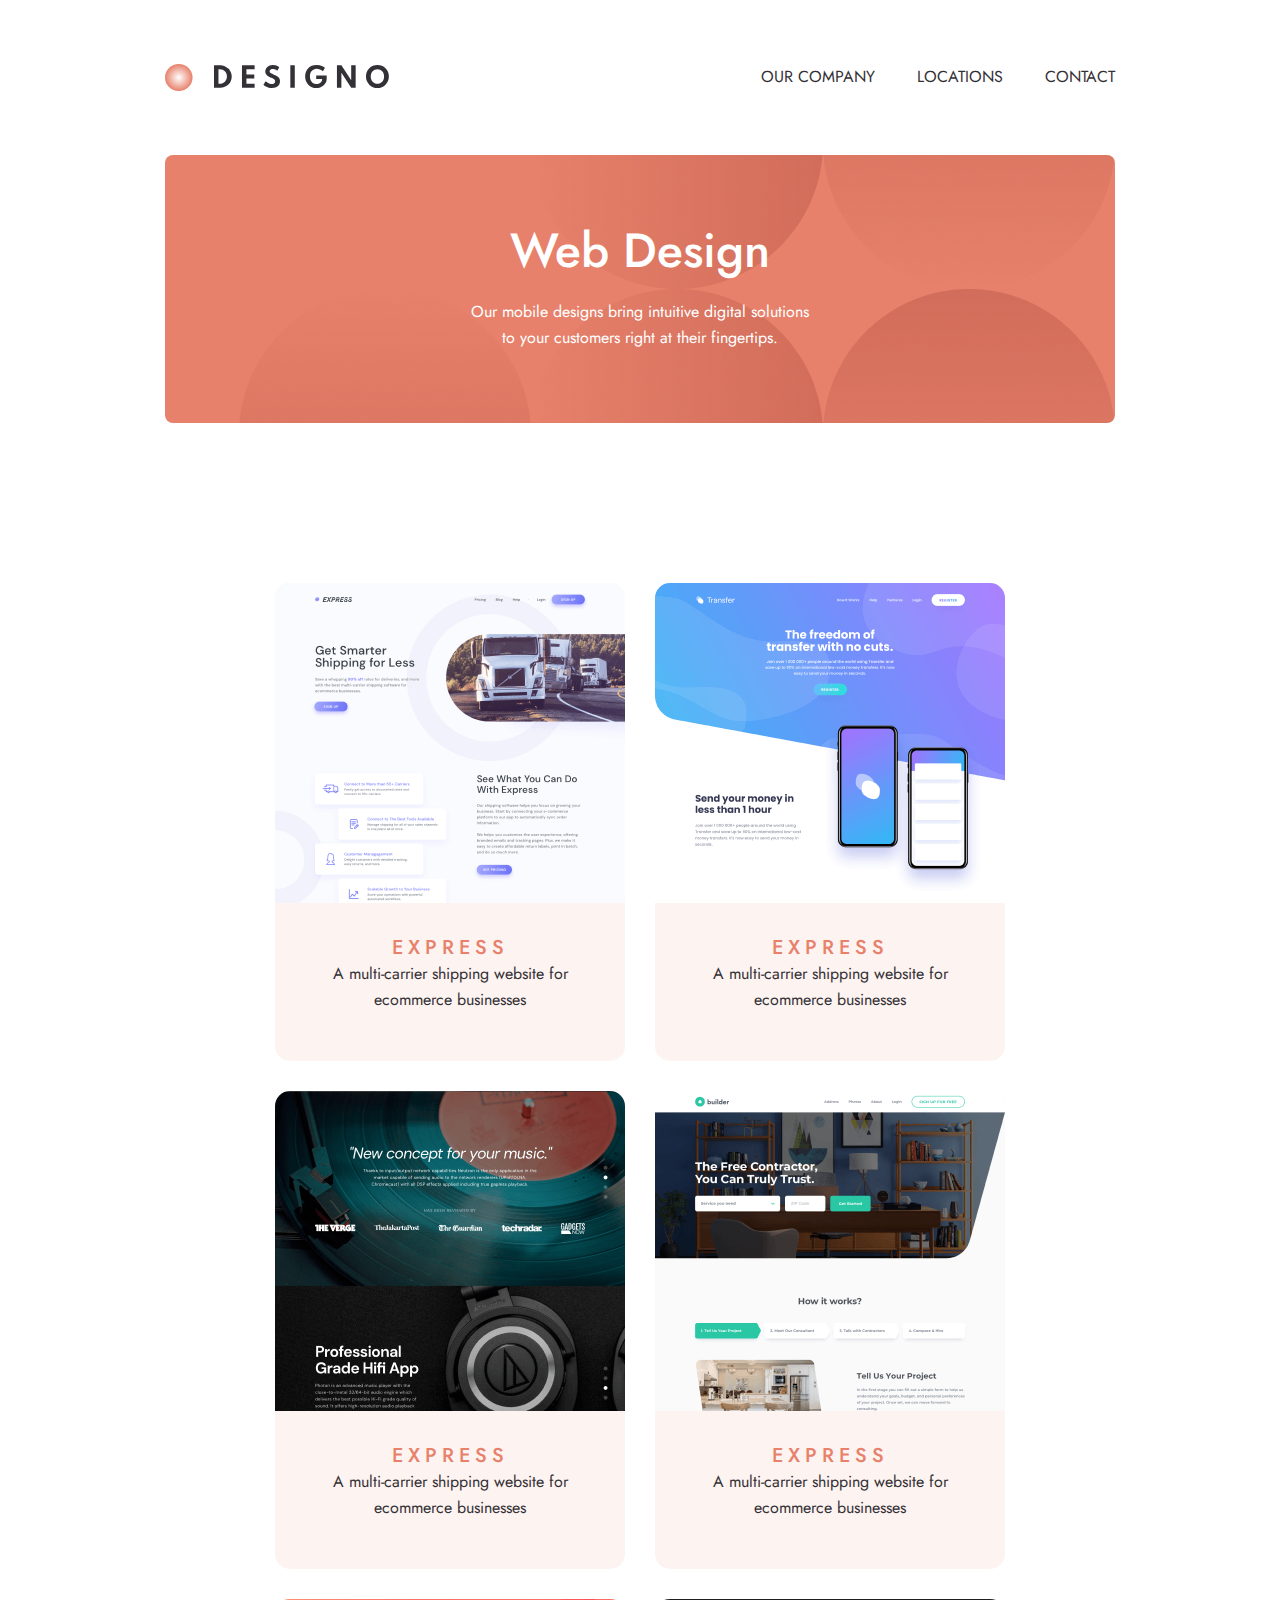
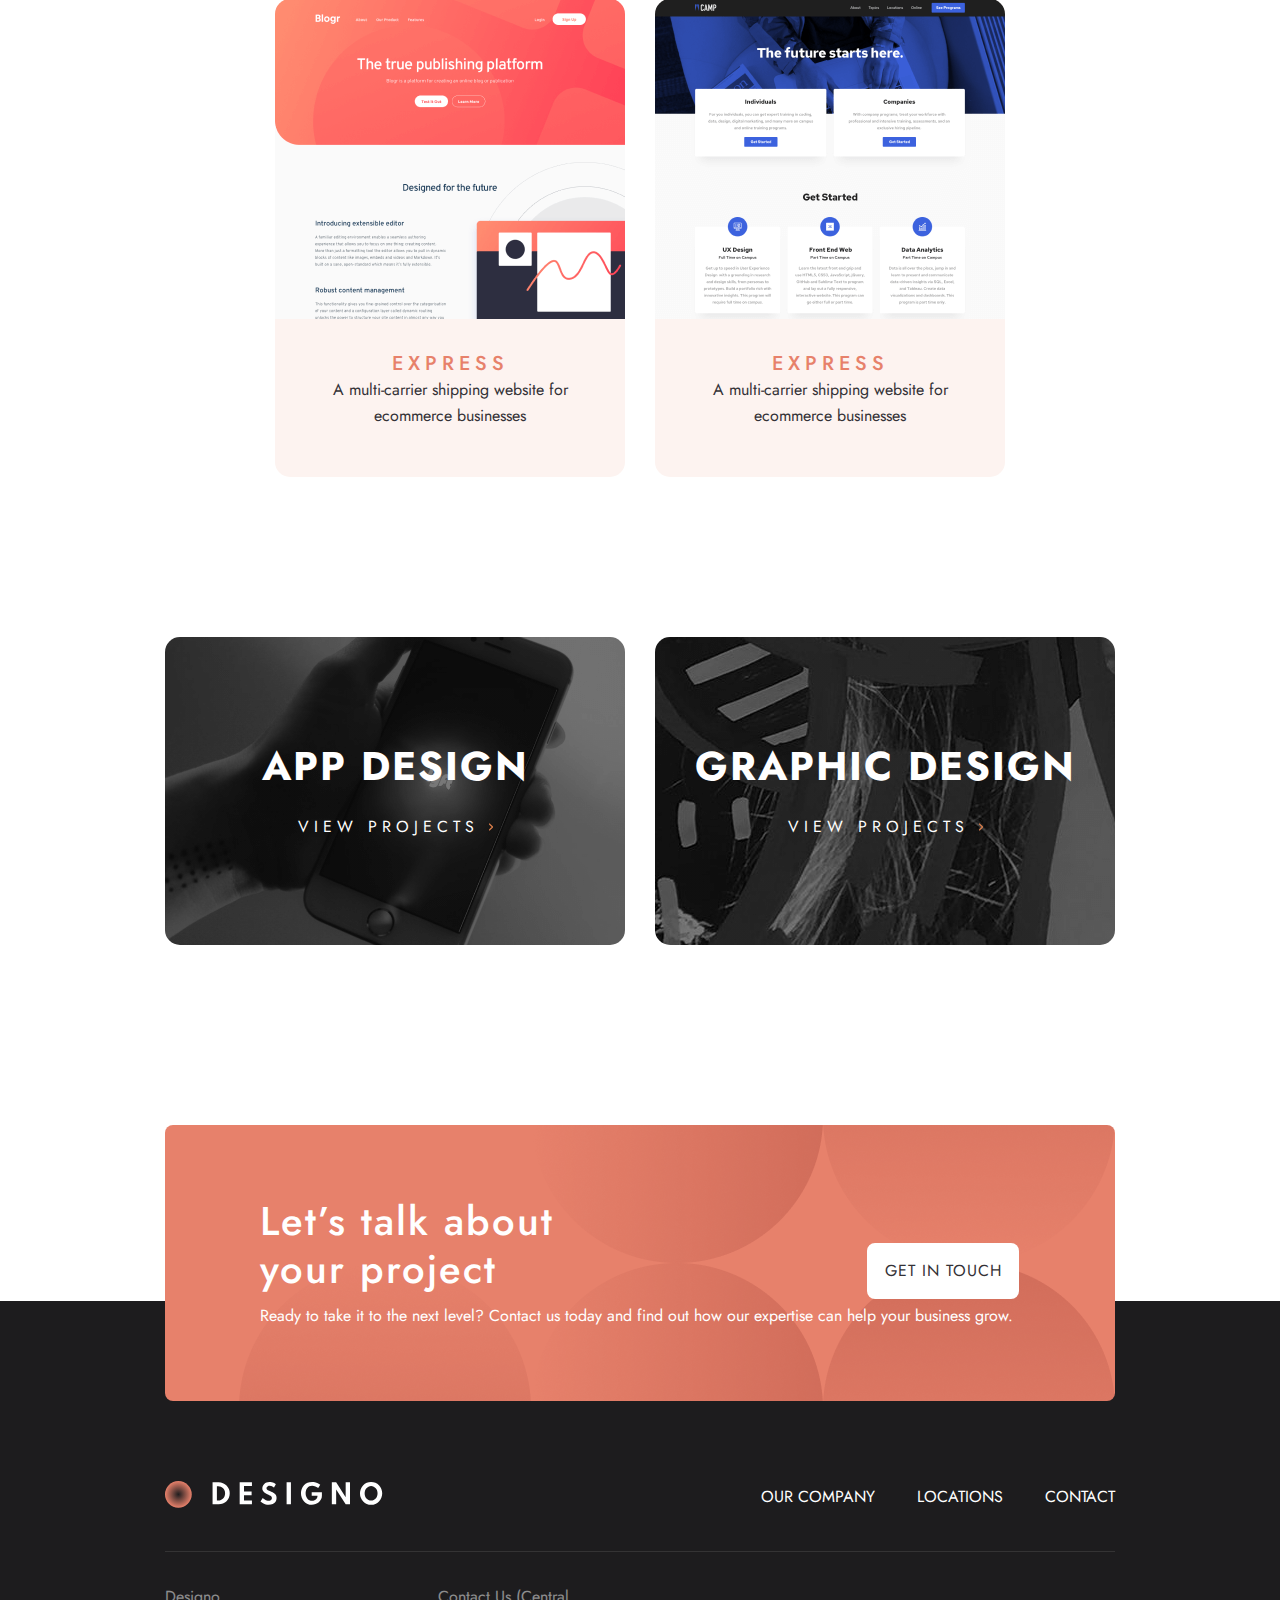
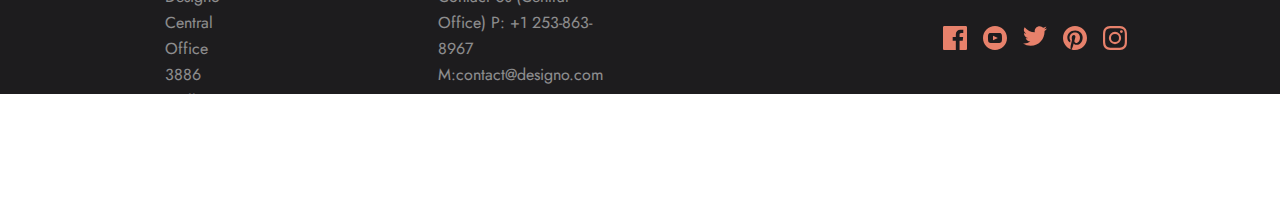
<file: scss/pages/web-desing/web-design.html>
<!DOCTYPE html>
<html lang="en">
  <head>
    <meta charset="UTF-8" />
    <meta name="viewport" content="width=device-width, initial-scale=1.0" />
    <link rel="icon" href="./imgs/logo.svg" type="image/x-icon" />
    <!--logo here -->
    <title>Designo web design</title>
    <link rel="stylesheet" href="../../../css/style.css" />
    <link rel="icon" href="../../../images/svg/logo circle.svg" />
  </head>
  <body>
    <!-- HEADER START -->
    <header class="header container">
      <div class="header-top">
        <a href="../../../index.html">
          <img
            src="../../../images/svg/designo logo.svg"
            alt="designo logo"
            width="225"
            height="27"
        /></a>
        <nav class="site-nav-bar">
          <a class="site-nav__list" href="#">OUR COMPANY</a>
          <a class="site-nav__list" href="#">LOCATIONS</a>
          <a class="site-nav__list" href="#">CONTACT</a>
        </nav>
        <img
          class="burger-bar"
          src="../../../images/png/burger-bar.png"
          alt="menu"
          width="24"
          height="20"
        />
      </div>
    </header>
    <!-- HEADER END -->

    <!-- MAIN START-->
    <main class="web-design-main container">
      <div class="web-design-top-orange">
        <h1 class="web-desigg-h1">Web Design</h1>
        <p class="web-desigg-p">
          Our mobile designs bring intuitive digital solutions to your customers
          right at their fingertips.
        </p>
      </div>
      <div class="main-middle-cards">
        <div class="web-cards-1">
          <img
            width="350"
            height="320"
            src="../../../images/png/web-design-card-1.png"
            alt="track on the road and picture of web-site"
          />
          <div>
            <h3 class="web-cards-1__h3">EXPRESS</h3>
            <p class="web-cards-1__p">
              A multi-carrier shipping website for ecommerce businesses
            </p>
          </div>
        </div>
        <div class="web-cards-1">
          <img
            width="350"
            height="320"
            src="../../../images/png/web-design-card-2.png"
            alt="track on the road and picture of web-site"
          />
          <div>
            <h3 class="web-cards-1__h3">EXPRESS</h3>
            <p class="web-cards-1__p">
              A multi-carrier shipping website for ecommerce businesses
            </p>
          </div>
        </div>
        <div class="web-cards-1">
          <img
            width="350"
            height="320"
            src="../../../images/png/web-design-card-3.png"
            alt="track on the road and picture of web-site"
          />
          <div>
            <h3 class="web-cards-1__h3">EXPRESS</h3>
            <p class="web-cards-1__p">
              A multi-carrier shipping website for ecommerce businesses
            </p>
          </div>
        </div>
        <div class="web-cards-1">
          <img
            width="350"
            height="320"
            src="../../../images/png/web-design-card-4.png"
            alt="track on the road and picture of web-site"
          />
          <div>
            <h3 class="web-cards-1__h3">EXPRESS</h3>
            <p class="web-cards-1__p">
              A multi-carrier shipping website for ecommerce businesses
            </p>
          </div>
        </div>
        <div class="web-cards-1">
          <img
            width="350"
            height="320"
            src="../../../images/png/web-design-card-5.png"
            alt="track on the road and picture of web-site"
          />
          <div>
            <h3 class="web-cards-1__h3">EXPRESS</h3>
            <p class="web-cards-1__p">
              A multi-carrier shipping website for ecommerce businesses
            </p>
          </div>
        </div>
        <div class="web-cards-1">
          <img
            width="350"
            height="320"
            src="../../../images/png/web-design-card-6.png"
            alt="track on the road and picture of web-site"
          />
          <div>
            <h3 class="web-cards-1__h3">EXPRESS</h3>
            <p class="web-cards-1__p">
              A multi-carrier shipping website for ecommerce businesses
            </p>
          </div>
        </div>
      </div>
      <div class="web-design-end-wrapper">
        <div class="main-card-2">
          <h2>
            <a
              class="main-card-1__h2"
              href="../../../scss/pages/app-design/app-design.html"
              >APP DESIGN</a
            >
          </h2>
          <div class="btn-arrow-wrapper">
            <a class="btn-arrow__link" href="../app-design/app-design.html"
              >VIEW PROJECTS</a
            >
            <img
              src="../../../images/svg/button arrow.svg"
              alt="button with arrow"
              width="4"
              height="8"
            />
          </div>
        </div>
        <div class="main-card-3">
          <h2>
            <a
              class="main-card-1__h2"
              href="../graphic-design/graphic-design.html"
              >GRAPHIC DESIGN</a
            >
          </h2>
          <div class="btn-arrow-wrapper">
            <a
              class="btn-arrow__link"
              href="../graphic-design/graphic-design.html"
              >VIEW PROJECTS</a
            >
            <img
              src="../../../images/svg/button arrow.svg"
              alt="button with arrow"
              width="4"
              height="8"
            />
          </div>
        </div>
      </div>
    </main>
    <!-- MAIN END -->

    <!-- FOOTER START -->
    <footer class="footer-parent">
      <div class="footer container">
        <div class="footer-top-decor-orange">
          <div>
            <h2 class="footer-decor-h2">Let’s talk about your project</h2>
            <p class="footer-top__p">
              Ready to take it to the next level? Contact us today and find out
              how our expertise can help your business grow.
            </p>
          </div>
          <a class="footer-top__btn" href="#">Get in touch</a>
        </div>
      </div>
      <div class="footer-bottom">
        <div class="container">
          <div class="footer-end-wrapper">
            <a href="../../../index.html">
              <img
                class="footer-white-logo"
                src="../../../images/svg/designo logo white.svg"
                alt="designo logo"
                width="225"
                height="30"
              />
            </a>
            <nav class="footer-nav">
              <a class="footer-nav__list" href="#">OUR COMPANY</a>
              <a class="footer-nav__list" href="#">LOCATIONS</a>
              <a class="footer-nav__list" href="#">CONTACT</a>
            </nav>
          </div>
          <hr class="footer-hr" />
          <div class="footer-end-info-wrapper">
            <p class="footer-end-p1">
              Designo Central Office 3886 Wellington Street Toronto, Ontario M9C
              3J5
            </p>
            <p class="footer-end-p2">
              Contact Us (Central Office) P: +1 253-863-8967
              M:contact@designo.com
            </p>
            <div class="socials-footer">
              <a href="#">
                <svg
                  xmlns="http://www.w3.org/2000/svg"
                  width="24"
                  height="24"
                  fill="none"
                >
                  <path
                    fill="#E7816B"
                    d="M22.675 0H1.325C.593 0 0 .593 0 1.325v21.351C0 23.407.593 24 1.325 24H12.82v-9.294H9.692v-3.622h3.128V8.413c0-3.1 1.893-4.788 4.659-4.788 1.325 0 2.463.099 2.795.143v3.24l-1.918.001c-1.504 0-1.795.715-1.795 1.763v2.313h3.587l-.467 3.622h-3.12V24h6.116c.73 0 1.323-.593 1.323-1.325V1.325C24 .593 23.407 0 22.675 0Z"
                  />
                </svg>
              </a>
              <a href="#">
                <svg
                  xmlns="http://www.w3.org/2000/svg"
                  width="24"
                  height="24"
                  fill="none"
                >
                  <path
                    fill="#E7816B"
                    fill-rule="evenodd"
                    d="M12 0C5.373 0 0 5.373 0 12s5.373 12 12 12 12-5.373 12-12S18.627 0 12 0Zm4.441 16.892c-2.102.144-6.784.144-8.883 0C5.282 16.736 5.017 15.622 5 12c.017-3.629.285-4.736 2.558-4.892 2.099-.144 6.782-.144 8.883 0C18.718 7.264 18.982 8.378 19 12c-.018 3.629-.285 4.736-2.559 4.892Zm-1.524-4.896L10 9.658v4.684l4.917-2.346Z"
                    clip-rule="evenodd"
                  />
                </svg>
              </a>
              <a href="#"
                ><svg
                  xmlns="http://www.w3.org/2000/svg"
                  width="24"
                  height="20"
                  fill="none"
                >
                  <path
                    fill="#E7816B"
                    d="M24 2.557a9.83 9.83 0 0 1-2.828.775A4.932 4.932 0 0 0 23.337.608a9.864 9.864 0 0 1-3.127 1.195A4.916 4.916 0 0 0 16.616.248c-3.179 0-5.515 2.966-4.797 6.045A13.978 13.978 0 0 1 1.671 1.149a4.93 4.93 0 0 0 1.523 6.574 4.903 4.903 0 0 1-2.229-.616c-.054 2.281 1.581 4.415 3.949 4.89a4.935 4.935 0 0 1-2.224.084 4.928 4.928 0 0 0 4.6 3.419A9.9 9.9 0 0 1 0 17.54a13.94 13.94 0 0 0 7.548 2.212c9.142 0 14.307-7.721 13.995-14.646A10.025 10.025 0 0 0 24 2.557Z"
                  /></svg
              ></a>
              <a href="#">
                <svg
                  xmlns="http://www.w3.org/2000/svg"
                  width="24"
                  height="24"
                  fill="none"
                >
                  <path
                    fill="#E7816B"
                    d="M12 0C5.373 0 0 5.372 0 12c0 5.084 3.163 9.426 7.627 11.174-.105-.949-.2-2.405.042-3.441.218-.937 1.407-5.965 1.407-5.965s-.359-.719-.359-1.782c0-1.668.967-2.914 2.171-2.914 1.023 0 1.518.769 1.518 1.69 0 1.029-.655 2.568-.994 3.995-.283 1.194.599 2.169 1.777 2.169 2.133 0 3.772-2.249 3.772-5.495 0-2.873-2.064-4.882-5.012-4.882-3.414 0-5.418 2.561-5.418 5.207 0 1.031.397 2.138.893 2.738a.36.36 0 0 1 .083.345l-.333 1.36c-.053.22-.174.267-.402.161-1.499-.698-2.436-2.889-2.436-4.649 0-3.785 2.75-7.262 7.929-7.262 4.163 0 7.398 2.967 7.398 6.931 0 4.136-2.607 7.464-6.227 7.464-1.216 0-2.359-.631-2.75-1.378l-.748 2.853c-.271 1.043-1.002 2.35-1.492 3.146C9.57 23.812 10.763 24 12 24c6.627 0 12-5.373 12-12 0-6.628-5.373-12-12-12Z"
                  />
                </svg>
              </a>
              <a href="#">
                <svg
                  xmlns="http://www.w3.org/2000/svg"
                  width="24"
                  height="24"
                  fill="none"
                >
                  <path
                    fill="#E7816B"
                    fill-rule="evenodd"
                    d="M12 0C8.741 0 8.333.014 7.053.072 2.695.272.273 2.69.073 7.052.014 8.333 0 8.741 0 12c0 3.259.014 3.668.072 4.948.2 4.358 2.618 6.78 6.98 6.98C8.333 23.986 8.741 24 12 24c3.259 0 3.668-.014 4.948-.072 4.354-.2 6.782-2.618 6.979-6.98.059-1.28.073-1.689.073-4.948 0-3.259-.014-3.667-.072-4.947-.196-4.354-2.617-6.78-6.979-6.98C15.668.014 15.259 0 12 0Zm0 2.163c3.204 0 3.584.012 4.85.07 3.252.148 4.771 1.691 4.919 4.919.058 1.265.069 1.645.069 4.849 0 3.205-.012 3.584-.069 4.849-.149 3.225-1.664 4.771-4.919 4.919-1.266.058-1.644.07-4.85.07-3.204 0-3.584-.012-4.849-.07-3.26-.149-4.771-1.699-4.919-4.92-.058-1.265-.07-1.644-.07-4.849 0-3.204.013-3.583.07-4.849.149-3.227 1.664-4.771 4.919-4.919 1.266-.057 1.645-.069 4.849-.069ZM5.838 12a6.162 6.162 0 1 1 12.324 0 6.162 6.162 0 0 1-12.324 0ZM12 16a4 4 0 1 1 0-8 4 4 0 0 1 0 8Zm4.965-10.405a1.44 1.44 0 1 1 2.881.001 1.44 1.44 0 0 1-2.881-.001Z"
                    clip-rule="evenodd"
                  />
                </svg>
              </a>
            </div>
          </div>
        </div>
      </div>
    </footer>
    <!-- FOOTER END -->
  </body>
</html>
</file>
<file: css/style.css>
/*! normalize.css v8.0.1 | MIT License | github.com/necolas/normalize.css */
/* Document
   ========================================================================== */
/**
 * 1. Correct the line height in all browsers.
 * 2. Prevent adjustments of font size after orientation changes in iOS.
 */
html {
  line-height: 1.15; /* 1 */
  -webkit-text-size-adjust: 100%; /* 2 */
}

/* Sections
     ========================================================================== */
/**
   * Remove the margin in all browsers.
   */
body {
  margin: 0;
}

/**
   * Render the `main` element consistently in IE.
   */
main {
  display: block;
}

/**
   * Correct the font size and margin on `h1` elements within `section` and
   * `article` contexts in Chrome, Firefox, and Safari.
   */
h1 {
  font-size: 2em;
  margin: 0.67em 0;
}

/* Grouping content
     ========================================================================== */
/**
   * 1. Add the correct box sizing in Firefox.
   * 2. Show the overflow in Edge and IE.
   */
hr {
  -webkit-box-sizing: content-box;
          box-sizing: content-box; /* 1 */
  height: 0; /* 1 */
  overflow: visible; /* 2 */
}

/**
   * 1. Correct the inheritance and scaling of font size in all browsers.
   * 2. Correct the odd `em` font sizing in all browsers.
   */
pre {
  font-family: monospace, monospace; /* 1 */
  font-size: 1em; /* 2 */
}

/* Text-level semantics
     ========================================================================== */
/**
   * Remove the gray background on active links in IE 10.
   */
a {
  background-color: transparent;
}

/**
   * 1. Remove the bottom border in Chrome 57-
   * 2. Add the correct text decoration in Chrome, Edge, IE, Opera, and Safari.
   */
abbr[title] {
  border-bottom: none; /* 1 */
  text-decoration: underline; /* 2 */
  -webkit-text-decoration: underline dotted;
          text-decoration: underline dotted; /* 2 */
}

/**
   * Add the correct font weight in Chrome, Edge, and Safari.
   */
b,
strong {
  font-weight: bolder;
}

/**
   * 1. Correct the inheritance and scaling of font size in all browsers.
   * 2. Correct the odd `em` font sizing in all browsers.
   */
code,
kbd,
samp {
  font-family: monospace, monospace; /* 1 */
  font-size: 1em; /* 2 */
}

/**
   * Add the correct font size in all browsers.
   */
small {
  font-size: 80%;
}

/**
   * Prevent `sub` and `sup` elements from affecting the line height in
   * all browsers.
   */
sub,
sup {
  font-size: 75%;
  line-height: 0;
  position: relative;
  vertical-align: baseline;
}

sub {
  bottom: -0.25em;
}

sup {
  top: -0.5em;
}

/* Embedded content
     ========================================================================== */
/**
   * Remove the border on images inside links in IE 10.
   */
img {
  border-style: none;
}

/* Forms
     ========================================================================== */
/**
   * 1. Change the font styles in all browsers.
   * 2. Remove the margin in Firefox and Safari.
   */
button,
input,
optgroup,
select,
textarea {
  font-family: inherit; /* 1 */
  font-size: 100%; /* 1 */
  line-height: 1.15; /* 1 */
  margin: 0; /* 2 */
}

/**
   * Show the overflow in IE.
   * 1. Show the overflow in Edge.
   */
button,
input {
  /* 1 */
  overflow: visible;
}

/**
   * Remove the inheritance of text transform in Edge, Firefox, and IE.
   * 1. Remove the inheritance of text transform in Firefox.
   */
button,
select {
  /* 1 */
  text-transform: none;
}

/**
   * Correct the inability to style clickable types in iOS and Safari.
   */
button,
[type=button],
[type=reset],
[type=submit] {
  -webkit-appearance: button;
}

/**
   * Remove the inner border and padding in Firefox.
   */
button::-moz-focus-inner,
[type=button]::-moz-focus-inner,
[type=reset]::-moz-focus-inner,
[type=submit]::-moz-focus-inner {
  border-style: none;
  padding: 0;
}

/**
   * Restore the focus styles unset by the previous rule.
   */
button:-moz-focusring,
[type=button]:-moz-focusring,
[type=reset]:-moz-focusring,
[type=submit]:-moz-focusring {
  outline: 1px dotted ButtonText;
}

/**
   * Correct the padding in Firefox.
   */
fieldset {
  padding: 0.35em 0.75em 0.625em;
}

/**
   * 1. Correct the text wrapping in Edge and IE.
   * 2. Correct the color inheritance from `fieldset` elements in IE.
   * 3. Remove the padding so developers are not caught out when they zero out
   *    `fieldset` elements in all browsers.
   */
legend {
  -webkit-box-sizing: border-box;
          box-sizing: border-box; /* 1 */
  color: inherit; /* 2 */
  display: table; /* 1 */
  max-width: 100%; /* 1 */
  padding: 0; /* 3 */
  white-space: normal; /* 1 */
}

/**
   * Add the correct vertical alignment in Chrome, Firefox, and Opera.
   */
progress {
  vertical-align: baseline;
}

/**
   * Remove the default vertical scrollbar in IE 10+.
   */
textarea {
  overflow: auto;
}

/**
   * 1. Add the correct box sizing in IE 10.
   * 2. Remove the padding in IE 10.
   */
[type=checkbox],
[type=radio] {
  -webkit-box-sizing: border-box;
          box-sizing: border-box; /* 1 */
  padding: 0; /* 2 */
}

/**
   * Correct the cursor style of increment and decrement buttons in Chrome.
   */
[type=number]::-webkit-inner-spin-button,
[type=number]::-webkit-outer-spin-button {
  height: auto;
}

/**
   * 1. Correct the odd appearance in Chrome and Safari.
   * 2. Correct the outline style in Safari.
   */
[type=search] {
  -webkit-appearance: textfield; /* 1 */
  outline-offset: -2px; /* 2 */
}

/**
   * Remove the inner padding in Chrome and Safari on macOS.
   */
[type=search]::-webkit-search-decoration {
  -webkit-appearance: none;
}

/**
   * 1. Correct the inability to style clickable types in iOS and Safari.
   * 2. Change font properties to `inherit` in Safari.
   */
::-webkit-file-upload-button {
  -webkit-appearance: button; /* 1 */
  font: inherit; /* 2 */
}

/* Interactive
     ========================================================================== */
/*
   * Add the correct display in Edge, IE 10+, and Firefox.
   */
details {
  display: block;
}

/*
   * Add the correct display in all browsers.
   */
summary {
  display: list-item;
}

/* Misc
     ========================================================================== */
/**
   * Add the correct display in IE 10+.
   */
template {
  display: none;
}

/**
   * Add the correct display in IE 10.
   */
[hidden] {
  display: none;
}

*,
*::after,
*::before {
  margin: 0;
  padding: 0;
  -webkit-box-sizing: border-box;
          box-sizing: border-box;
}

html {
  scroll-behavior: smooth;
  font-size: 62.5%;
  height: 100%;
}

img {
  display: -webkit-box;
  display: -ms-flexbox;
  display: flex;
  -o-object-fit: cover;
     object-fit: cover; /* contain */
}

a {
  text-decoration: none;
  display: inline-block;
}

ul,
ol {
  list-style: none;
}

h1,
h2,
h3,
h4,
h5,
h6 {
  margin: 0;
}

main {
  -webkit-box-flex: 1;
      -ms-flex-positive: 1;
          flex-grow: 1;
}

body {
  display: -webkit-box;
  display: -ms-flexbox;
  display: flex;
  -webkit-box-orient: vertical;
  -webkit-box-direction: normal;
      -ms-flex-direction: column;
          flex-direction: column;
  height: 100%;
  font-family: "jost", sans-serif;
}

.container {
  width: 100%;
  max-width: 144rem;
  margin-left: auto;
  margin-right: auto;
  padding-left: 16.5rem;
  padding-right: 16.5rem;
}

/* jost-regular - latin */
@font-face {
  font-display: swap; /* Check https://developer.mozilla.org/en-US/docs/Web/CSS/@font-face/font-display for other options. */
  font-family: "Jost";
  font-style: normal;
  font-weight: 400;
  src: url("../fonts/jost-v14-latin-regular.woff2") format("woff2"); /* Chrome 36+, Opera 23+, Firefox 39+, Safari 12+, iOS 10+ */
}
/* jost-500 - latin */
@font-face {
  font-display: swap; /* Check https://developer.mozilla.org/en-US/docs/Web/CSS/@font-face/font-display for other options. */
  font-family: "Jost";
  font-style: normal;
  font-weight: 500;
  src: url("../fonts/jost-v14-latin-500.woff2") format("woff2"); /* Chrome 36+, Opera 23+, Firefox 39+, Safari 12+, iOS 10+ */
}
/* jost-700 - latin */
@font-face {
  font-display: swap; /* Check https://developer.mozilla.org/en-US/docs/Web/CSS/@font-face/font-display for other options. */
  font-family: "Jost";
  font-style: normal;
  font-weight: 700;
  src: url("../fonts/jost-v14-latin-700.woff2") format("woff2"); /* Chrome 36+, Opera 23+, Firefox 39+, Safari 12+, iOS 10+ */
}
.main-top {
  position: relative;
  display: -webkit-box;
  display: -ms-flexbox;
  display: flex;
  width: 100%;
  max-width: 111rem;
  height: 64rem;
  border-radius: 15px;
  background: #e7816b;
  padding: 14.5rem 0 0 9.5rem;
  background-image: url("../../images/png/main-top-bg.png");
  background-repeat: no-repeat;
  background-position: center right;
  overflow: hidden;
  height: 64rem;
  margin-bottom: 16rem;
}
.main-top .h1 {
  font-size: 4.8rem;
  line-height: 4.8rem;
  font-weight: 500;
  color: #ffffff;
  width: 54rem;
  padding-bottom: 2.1rem;
}
.main-top .main-top__p {
  font-size: 1.6rem;
  line-height: 2.6rem;
  font-weight: 400;
  width: 44.5rem;
  color: #ffffff;
  padding-bottom: 2.5rem;
}
.main-top .main-top__btn {
  display: -webkit-box;
  display: -ms-flexbox;
  display: flex;
  -webkit-box-align: center;
      -ms-flex-align: center;
          align-items: center;
  -webkit-box-pack: center;
      -ms-flex-pack: center;
          justify-content: center;
  width: 15.2rem;
  height: 5.6rem;
  font-size: 1.6rem;
  letter-spacing: 0.1rem;
  border-radius: 0.8rem;
  text-transform: uppercase;
  background-color: #ffffff;
  color: #333136;
  -webkit-transition: background-color 0.4s ease, color 0.4s ease;
  transition: background-color 0.4s ease, color 0.4s ease;
  margin-bottom: 7rem;
}
.main-top .main-top__btn:hover {
  background-color: #ffad9b;
  color: #ffffff;
}
.main-top .main-top__phone-img {
  width: 28.4rem;
  height: 57.3rem;
}

.main-cards {
  display: -webkit-box;
  display: -ms-flexbox;
  display: flex;
  gap: 3rem;
  margin-bottom: 16rem;
}
.main-cards .main-card-1 {
  width: 54.1rem;
  height: 64.6rem;
  background-image: -webkit-gradient(linear, left top, left bottom, from(rgba(0, 0, 0, 0.5)), to(rgba(0, 0, 0, 0.5))), url("../../images/png/main-card-1.png");
  background-image: linear-gradient(rgba(0, 0, 0, 0.5), rgba(0, 0, 0, 0.5)), url("../../images/png/main-card-1.png");
  background-repeat: no-repeat;
  border-radius: 1.5rem;
  display: -webkit-box;
  display: -ms-flexbox;
  display: flex;
  -webkit-box-align: center;
      -ms-flex-align: center;
          align-items: center;
  -webkit-box-pack: center;
      -ms-flex-pack: center;
          justify-content: center;
  -webkit-box-orient: vertical;
  -webkit-box-direction: normal;
      -ms-flex-direction: column;
          flex-direction: column;
}
.main-cards .main-card-1:hover {
  background-image: -webkit-gradient(linear, left top, left bottom, from(rgba(231, 129, 107, 0.5)), to(rgba(231, 129, 107, 0.5))), url("../../images/png/main-card-1.png");
  background-image: linear-gradient(rgba(231, 129, 107, 0.5), rgba(231, 129, 107, 0.5)), url("../../images/png/main-card-1.png");
}
.main-cards .main-card-1 .main-card-1__h2 {
  font-size: 4rem;
  line-height: 4.8rem;
  letter-spacing: 0.2rem;
  color: #ffffff;
  padding-bottom: 2.4rem;
}
.main-cards .main-card-1 .main-card-1__h2:hover {
  cursor: pointer;
}
.main-cards .main-card-1 .btn-arrow-wrapper {
  display: -webkit-box;
  display: -ms-flexbox;
  display: flex;
  -webkit-box-align: center;
      -ms-flex-align: center;
          align-items: center;
  -webkit-box-pack: center;
      -ms-flex-pack: center;
          justify-content: center;
  gap: 1rem;
}
.main-cards .main-card-1 .btn-arrow-wrapper .btn-arrow__link {
  color: #ffffff;
  font-size: 1.6rem;
  line-height: 2.6rem;
  letter-spacing: 0.5rem;
}
.main-cards .main-card-2 {
  width: 54.1rem;
  height: 30.8rem;
  background-image: -webkit-gradient(linear, left top, left bottom, from(rgba(0, 0, 0, 0.5)), to(rgba(0, 0, 0, 0.5))), url("../../images/png/main-card-2-img.png");
  background-image: linear-gradient(rgba(0, 0, 0, 0.5), rgba(0, 0, 0, 0.5)), url("../../images/png/main-card-2-img.png");
  background-repeat: no-repeat;
  border-radius: 1.5rem;
  display: -webkit-box;
  display: -ms-flexbox;
  display: flex;
  -webkit-box-align: center;
      -ms-flex-align: center;
          align-items: center;
  -webkit-box-pack: center;
      -ms-flex-pack: center;
          justify-content: center;
  -webkit-box-orient: vertical;
  -webkit-box-direction: normal;
      -ms-flex-direction: column;
          flex-direction: column;
  margin-bottom: 3rem;
}
.main-cards .main-card-2:hover {
  background-image: -webkit-gradient(linear, left top, left bottom, from(rgba(231, 129, 107, 0.5)), to(rgba(231, 129, 107, 0.5))), url("../../images/png/main-card-2-img.png");
  background-image: linear-gradient(rgba(231, 129, 107, 0.5), rgba(231, 129, 107, 0.5)), url("../../images/png/main-card-2-img.png");
}
.main-cards .main-card-2 .main-card-1__h2 {
  font-size: 4rem;
  line-height: 4.8rem;
  letter-spacing: 0.2rem;
  color: #ffffff;
  padding-bottom: 2.4rem;
}
.main-cards .main-card-2 .main-card-1__h2:hover {
  cursor: pointer;
}
.main-cards .main-card-2 .btn-arrow-wrapper {
  display: -webkit-box;
  display: -ms-flexbox;
  display: flex;
  -webkit-box-align: center;
      -ms-flex-align: center;
          align-items: center;
  -webkit-box-pack: center;
      -ms-flex-pack: center;
          justify-content: center;
  gap: 1rem;
}
.main-cards .main-card-2 .btn-arrow-wrapper .btn-arrow__link {
  color: #ffffff;
  font-size: 1.6rem;
  line-height: 2.6rem;
  letter-spacing: 0.5rem;
}
.main-cards .main-card-3 {
  width: 54.1rem;
  height: 30.8rem;
  background-image: -webkit-gradient(linear, left top, left bottom, from(rgba(0, 0, 0, 0.5)), to(rgba(0, 0, 0, 0.5))), url("../../images/png/main-card-3.png");
  background-image: linear-gradient(rgba(0, 0, 0, 0.5), rgba(0, 0, 0, 0.5)), url("../../images/png/main-card-3.png");
  background-repeat: no-repeat;
  border-radius: 1.5rem;
  display: -webkit-box;
  display: -ms-flexbox;
  display: flex;
  -webkit-box-align: center;
      -ms-flex-align: center;
          align-items: center;
  -webkit-box-pack: center;
      -ms-flex-pack: center;
          justify-content: center;
  -webkit-box-orient: vertical;
  -webkit-box-direction: normal;
      -ms-flex-direction: column;
          flex-direction: column;
}
.main-cards .main-card-3:hover {
  background-image: -webkit-gradient(linear, left top, left bottom, from(rgba(231, 129, 107, 0.5)), to(rgba(231, 129, 107, 0.5))), url("../../images/png/main-card-3.png");
  background-image: linear-gradient(rgba(231, 129, 107, 0.5), rgba(231, 129, 107, 0.5)), url("../../images/png/main-card-3.png");
}
.main-cards .main-card-3 .main-card-1__h2 {
  font-size: 4rem;
  line-height: 4.8rem;
  letter-spacing: 0.2rem;
  color: #ffffff;
  padding-bottom: 2.4rem;
}
.main-cards .main-card-3 .main-card-1__h2:hover {
  cursor: pointer;
}
.main-cards .main-card-3 .btn-arrow-wrapper {
  display: -webkit-box;
  display: -ms-flexbox;
  display: flex;
  -webkit-box-align: center;
      -ms-flex-align: center;
          align-items: center;
  -webkit-box-pack: center;
      -ms-flex-pack: center;
          justify-content: center;
  gap: 1rem;
}
.main-cards .main-card-3 .btn-arrow-wrapper .btn-arrow__link {
  color: #ffffff;
  font-size: 1.6rem;
  line-height: 2.6rem;
  letter-spacing: 0.5rem;
}
.main-end__description {
  display: -webkit-box;
  display: -ms-flexbox;
  display: flex;
  gap: 3rem;
}
.main-end__description .main-end__desc-1 {
  display: -webkit-box;
  display: -ms-flexbox;
  display: flex;
  -webkit-box-align: center;
      -ms-flex-align: center;
          align-items: center;
  -webkit-box-pack: center;
      -ms-flex-pack: center;
          justify-content: center;
  -webkit-box-orient: vertical;
  -webkit-box-direction: normal;
      -ms-flex-direction: column;
          flex-direction: column;
  text-align: center;
  width: 35rem;
  height: 41.2rem;
}
.main-end__description .main-end__desc-1 .main-end-desc-h3 {
  font-size: 2rem;
  line-height: 2.6rem;
  letter-spacing: 0.5rem;
  padding-top: 4rem;
  padding-bottom: 3.2rem;
  color: #333136;
}
.main-end__description .main-end__desc-1 .main-end-desc-p {
  font-size: 1.6rem;
  line-height: 2.6rem;
  color: #333136;
}

@media screen and (max-width: 1010px) {
  .main-top {
    -webkit-box-orient: vertical;
    -webkit-box-direction: normal;
        -ms-flex-direction: column;
            flex-direction: column;
    -webkit-box-align: center;
        -ms-flex-align: center;
            align-items: center;
    padding-left: 0;
    height: 95rem !important;
  }
  .main-top__left-side {
    display: -webkit-box;
    display: -ms-flexbox;
    display: flex;
    -webkit-box-align: center;
        -ms-flex-align: center;
            align-items: center;
    -webkit-box-pack: center;
        -ms-flex-pack: center;
            justify-content: center;
    -webkit-box-orient: vertical;
    -webkit-box-direction: normal;
        -ms-flex-direction: column;
            flex-direction: column;
  }
  .h1 {
    text-align: center;
  }
  .main-top__p {
    text-align: center;
  }
  .main-cards {
    -webkit-box-orient: vertical;
    -webkit-box-direction: normal;
        -ms-flex-direction: column;
            flex-direction: column;
  }
  .main-cards .main-card-1,
  .main-cards .main-card-2,
  .main-cards .main-card-3 {
    width: 100%;
    background-size: 100%;
    height: 20rem;
    text-align: center;
    background-position: bottom center;
  }
  .main-end__description {
    -webkit-box-orient: vertical;
    -webkit-box-direction: normal;
        -ms-flex-direction: column;
            flex-direction: column;
  }
  .main-end__desc-1 {
    -webkit-box-orient: horizontal !important;
    -webkit-box-direction: normal !important;
        -ms-flex-direction: row !important;
            flex-direction: row !important;
    text-align: start !important;
    width: 100% !important;
    gap: 4.8rem;
    height: 20.2rem !important;
  }
}
@media screen and (max-width: 600px) {
  .h1 {
    font-size: 3.2rem !important;
    line-height: 36px !important;
    width: 32.7rem !important;
  }
  .main-top__p {
    font-size: 1.5rem !important;
    line-height: 2.5rem !important;
    width: 32.7rem !important;
  }
  .main-end__description {
    -webkit-box-align: center;
        -ms-flex-align: center;
            align-items: center;
    gap: 8rem;
  }
  .main-end__description .main-end__desc-1 {
    -webkit-box-orient: vertical !important;
    -webkit-box-direction: normal !important;
        -ms-flex-direction: column !important;
            flex-direction: column !important;
    text-align: center !important;
    height: 41.2rem !important;
    width: 32.7rem !important;
  }
  .main-end__description .main-end__desc-1 .main-end-desc-h3 {
    padding-top: 0 !important;
  }
  .main-end__description .main-end__desc-1 .main-end-desc-p {
    padding-bottom: 8rem;
  }
}
.header-top {
  display: -webkit-box;
  display: -ms-flexbox;
  display: flex;
  -webkit-box-align: center;
      -ms-flex-align: center;
          align-items: center;
  -webkit-box-pack: justify;
      -ms-flex-pack: justify;
          justify-content: space-between;
  padding: 6.4rem 0;
}
.header-top .site-nav-bar {
  display: -webkit-box;
  display: -ms-flexbox;
  display: flex;
  gap: 4.2rem;
}
.header-top .site-nav-bar .site-nav__list {
  font-size: 1.6rem;
  color: #333136;
}
.header-top .site-nav-bar .site-nav__list:hover {
  text-decoration: underline;
  text-decoration-thickness: 1px;
  text-decoration-color: #333136;
}
.header-top .burger-bar {
  display: none;
}

@media screen and (max-width: 1250px) {
  .container {
    padding: 0 4rem;
  }
}
@media screen and (max-width: 660px) {
  .site-nav-bar {
    display: none !important;
  }
  .burger-bar {
    display: -webkit-box !important;
    display: -ms-flexbox !important;
    display: flex !important;
  }
}
.footer-top-decor-orange {
  position: relative;
  top: 10rem;
  display: -webkit-box;
  display: -ms-flexbox;
  display: flex;
  max-width: 111rem;
  background-repeat: no-repeat;
  width: 100%;
  height: 100%;
  background-color: #e7816b;
  border-radius: 0.8rem;
  background-image: url("../../images/png/footer-bg.png");
  background-position: right;
  padding: 7.2rem 0 7.2rem 9.5rem;
}
.footer-top-decor-orange .footer-decor-h2 {
  font-size: 4rem;
  line-height: 4.8rem;
  letter-spacing: 0.2rem;
  color: #ffffff;
  font-weight: 500;
  width: 39rem;
  padding-bottom: 1rem;
}
.footer-top-decor-orange .footer-top__p {
  font-size: 1.6rem;
  line-height: 2.6rem;
  color: #ffffff;
}
.footer-top-decor-orange .footer-top__btn {
  position: absolute;
  right: 9.6rem;
  top: 11.8rem;
  display: -webkit-box;
  display: -ms-flexbox;
  display: flex;
  -webkit-box-align: center;
      -ms-flex-align: center;
          align-items: center;
  -webkit-box-pack: center;
      -ms-flex-pack: center;
          justify-content: center;
  width: 15.2rem;
  height: 5.6rem;
  font-size: 1.6rem;
  letter-spacing: 0.1rem;
  border-radius: 0.8rem;
  text-transform: uppercase;
  background-color: #ffffff;
  color: #333136;
  -webkit-transition: background-color 0.4s ease, color 0.4s ease;
  transition: background-color 0.4s ease, color 0.4s ease;
  margin-bottom: 7rem;
}
.footer-top-decor-orange .footer-top__btn:hover {
  background-color: #ffad9b;
  color: #ffffff;
}

.footer-bottom {
  background-color: #1d1c1e;
  width: 100%;
  height: 39.3rem;
}

.footer-end-wrapper {
  padding-top: 18rem;
  display: -webkit-box;
  display: -ms-flexbox;
  display: flex;
  -webkit-box-align: center;
      -ms-flex-align: center;
          align-items: center;
  -webkit-box-pack: justify;
      -ms-flex-pack: justify;
          justify-content: space-between;
}
.footer-end-wrapper .footer-nav {
  display: -webkit-box;
  display: -ms-flexbox;
  display: flex;
  gap: 4.2rem;
}
.footer-end-wrapper .footer-nav .footer-nav__list {
  color: #ffffff;
  font-size: 1.6rem;
  line-height: 1.5rem;
}
.footer-end-wrapper .footer-nav .footer-nav__list:hover {
  text-decoration: underline;
  text-decoration-thickness: 1px;
  text-decoration-color: #ffffff;
}

.footer-hr {
  width: 100%;
  height: 1px;
  border: 0;
  opacity: 0.1;
  background-color: #ffffff;
  margin: 4rem 0 3.2rem 0;
}

.footer-end-info-wrapper {
  display: -webkit-box;
  display: -ms-flexbox;
  display: flex;
}
.footer-end-info-wrapper .footer-end-p1 {
  font-size: 1.6rem;
  line-height: 2.6rem;
  font-weight: 400;
  color: #ffffff;
  opacity: 0.5;
  width: 19.5rem;
  margin-right: 20rem;
}
.footer-end-info-wrapper .footer-end-p2 {
  font-size: 1.6rem;
  line-height: 2.6rem;
  font-weight: 400;
  color: #ffffff;
  opacity: 0.5;
  width: 19rem;
  margin-right: 34rem;
}
.footer-end-info-wrapper .socials-footer {
  display: -webkit-box;
  display: -ms-flexbox;
  display: flex;
  gap: 1.6rem;
  margin-top: 4.2rem;
}
.footer-end-info-wrapper .socials-footer svg:hover path {
  fill: #ffad9b;
}

@media screen and (max-width: 1160px) {
  .footer-end-info-wrapper {
    -webkit-box-orient: vertical;
    -webkit-box-direction: normal;
        -ms-flex-direction: column;
            flex-direction: column;
    -webkit-box-align: center;
        -ms-flex-align: center;
            align-items: center;
    text-align: center;
    -webkit-box-pack: center;
        -ms-flex-pack: center;
            justify-content: center;
  }
  .footer-end-info-wrapper .footer-end-p1 {
    margin: 0 0 4rem 0;
  }
  .footer-end-info-wrapper .footer-end-p2 {
    margin: 0;
  }
  .footer-bottom {
    height: 100%;
  }
}
@media screen and (max-width: 800px) {
  .footer-top-decor-orange {
    -webkit-box-align: center;
        -ms-flex-align: center;
            align-items: center;
    -webkit-box-pack: center;
        -ms-flex-pack: center;
            justify-content: center;
    text-align: center;
    padding-left: 0;
  }
  .footer-top__btn {
    top: 23.7rem !important;
    right: calc(50% - 7.5rem) !important;
  }
  .footer-decor-h2 {
    font-size: 3.2rem !important;
    line-height: 3.6rem !important;
    width: 27.9rem !important;
  }
  .footer-top__p {
    width: 27.9rem !important;
    font-size: 1.6rem !important;
    line-height: 2.6rem !important;
  }
}
@media screen and (max-width: 675px) {
  .footer-end-wrapper {
    -webkit-box-orient: vertical;
    -webkit-box-direction: normal;
        -ms-flex-direction: column;
            flex-direction: column;
  }
  .footer-end-wrapper .footer-nav {
    -webkit-box-orient: vertical;
    -webkit-box-direction: normal;
        -ms-flex-direction: column;
            flex-direction: column;
    text-align: center;
  }
  .footer-end-wrapper .footer-white-logo {
    margin-bottom: 6rem;
  }
}
.web-design-main {
  margin-bottom: 5rem;
}
.web-design-main .main-middle-cards {
  display: -webkit-box;
  display: -ms-flexbox;
  display: flex;
  gap: 3rem;
  -ms-flex-wrap: wrap;
      flex-wrap: wrap;
  -webkit-box-align: center;
      -ms-flex-align: center;
          align-items: center;
  -webkit-box-pack: center;
      -ms-flex-pack: center;
          justify-content: center;
}
.web-design-main .web-cards-1 {
  width: 35rem;
  height: 47.8rem;
  display: -webkit-box;
  display: -ms-flexbox;
  display: flex;
  -webkit-box-orient: vertical;
  -webkit-box-direction: normal;
      -ms-flex-direction: column;
          flex-direction: column;
  -webkit-box-align: center;
      -ms-flex-align: center;
          align-items: center;
  background-color: #fdf3f0;
  border-radius: 1.5rem;
  text-align: center;
  -webkit-transition: 0.3s ease background-color;
  transition: 0.3s ease background-color;
  overflow: hidden;
}
.web-design-main .web-cards-1:hover {
  background-color: #e7816b;
}
.web-design-main .web-cards-1:hover .web-cards-1__h3 {
  color: #ffffff;
}
.web-design-main .web-cards-1:hover .web-cards-1__p {
  color: #ffffff;
}
.web-design-main .web-cards-1 .web-cards-1__h3 {
  font-size: 2rem;
  line-height: 2.6rem;
  letter-spacing: 0.5rem;
  font-weight: 500;
  padding-top: 3.2rem;
  color: #e7816b;
  -webkit-transition: color 0.3s ease;
  transition: color 0.3s ease;
}
.web-design-main .web-cards-1 .web-cards-1__p {
  font-size: 1.6rem;
  line-height: 2.6rem;
  color: #333136;
  text-align: center;
  width: 100%;
  max-width: 25rem;
  -webkit-transition: color 0.3s ease;
  transition: color 0.3s ease;
}

.web-design-top-orange {
  display: -webkit-box;
  display: -ms-flexbox;
  display: flex;
  -webkit-box-orient: vertical;
  -webkit-box-direction: normal;
      -ms-flex-direction: column;
          flex-direction: column;
  -webkit-box-align: center;
      -ms-flex-align: center;
          align-items: center;
  -webkit-box-pack: center;
      -ms-flex-pack: center;
          justify-content: center;
  text-align: center;
  max-width: 111rem;
  background-repeat: no-repeat;
  background-color: #e7816b;
  border-radius: 0.8rem;
  background-image: url("../../../images/png/footer-bg.png");
  background-position: right;
  padding: 7.2rem 0 7.2rem;
  margin-bottom: 16rem;
}
.web-design-top-orange .web-desigg-h1 {
  font-size: 4.8rem;
  line-height: 4.8rem;
  font-weight: 500;
  color: #ffffff;
  padding-bottom: 2.4rem;
}
.web-design-top-orange .web-desigg-p {
  font-size: 1.6rem;
  line-height: 2.6rem;
  font-weight: 400;
  color: #ffffff;
  width: 100%;
  max-width: 350px;
}

.main-card-2 {
  width: 54.1rem;
  height: 30.8rem;
  background-image: -webkit-gradient(linear, left top, left bottom, from(rgba(0, 0, 0, 0.5)), to(rgba(0, 0, 0, 0.5))), url("../../images/png/main-card-2-img.png");
  background-image: linear-gradient(rgba(0, 0, 0, 0.5), rgba(0, 0, 0, 0.5)), url("../../images/png/main-card-2-img.png");
  background-repeat: no-repeat;
  border-radius: 1.5rem;
  display: -webkit-box;
  display: -ms-flexbox;
  display: flex;
  -webkit-box-align: center;
      -ms-flex-align: center;
          align-items: center;
  -webkit-box-pack: center;
      -ms-flex-pack: center;
          justify-content: center;
  -webkit-box-orient: vertical;
  -webkit-box-direction: normal;
      -ms-flex-direction: column;
          flex-direction: column;
  margin-bottom: 3rem;
}
.main-card-2:hover {
  background-image: -webkit-gradient(linear, left top, left bottom, from(rgba(231, 129, 107, 0.5)), to(rgba(231, 129, 107, 0.5))), url("../../images/png/main-card-2-img.png");
  background-image: linear-gradient(rgba(231, 129, 107, 0.5), rgba(231, 129, 107, 0.5)), url("../../images/png/main-card-2-img.png");
}
.main-card-2 .main-card-1__h2 {
  font-size: 4rem;
  line-height: 4.8rem;
  letter-spacing: 0.2rem;
  color: #ffffff;
  padding-bottom: 2.4rem;
}
.main-card-2 .main-card-1__h2:hover {
  cursor: pointer;
}
.main-card-2 .btn-arrow-wrapper {
  display: -webkit-box;
  display: -ms-flexbox;
  display: flex;
  -webkit-box-align: center;
      -ms-flex-align: center;
          align-items: center;
  -webkit-box-pack: center;
      -ms-flex-pack: center;
          justify-content: center;
  gap: 1rem;
}
.main-card-2 .btn-arrow-wrapper .btn-arrow__link {
  color: #ffffff;
  font-size: 1.6rem;
  line-height: 2.6rem;
  letter-spacing: 0.5rem;
}
.main-card-3 {
  width: 54.1rem;
  height: 30.8rem;
  background-image: -webkit-gradient(linear, left top, left bottom, from(rgba(0, 0, 0, 0.5)), to(rgba(0, 0, 0, 0.5))), url("../../images/png/main-card-3.png");
  background-image: linear-gradient(rgba(0, 0, 0, 0.5), rgba(0, 0, 0, 0.5)), url("../../images/png/main-card-3.png");
  background-repeat: no-repeat;
  border-radius: 1.5rem;
  display: -webkit-box;
  display: -ms-flexbox;
  display: flex;
  -webkit-box-align: center;
      -ms-flex-align: center;
          align-items: center;
  -webkit-box-pack: center;
      -ms-flex-pack: center;
          justify-content: center;
  -webkit-box-orient: vertical;
  -webkit-box-direction: normal;
      -ms-flex-direction: column;
          flex-direction: column;
}
.main-card-3:hover {
  background-image: -webkit-gradient(linear, left top, left bottom, from(rgba(231, 129, 107, 0.5)), to(rgba(231, 129, 107, 0.5))), url("../../images/png/main-card-3.png");
  background-image: linear-gradient(rgba(231, 129, 107, 0.5), rgba(231, 129, 107, 0.5)), url("../../images/png/main-card-3.png");
}
.main-card-3 .main-card-1__h2 {
  font-size: 4rem;
  line-height: 4.8rem;
  letter-spacing: 0.2rem;
  color: #ffffff;
  padding-bottom: 2.4rem;
}
.main-card-3 .main-card-1__h2:hover {
  cursor: pointer;
}
.main-card-3 .btn-arrow-wrapper {
  display: -webkit-box;
  display: -ms-flexbox;
  display: flex;
  -webkit-box-align: center;
      -ms-flex-align: center;
          align-items: center;
  -webkit-box-pack: center;
      -ms-flex-pack: center;
          justify-content: center;
  gap: 1rem;
}
.main-card-3 .btn-arrow-wrapper .btn-arrow__link {
  color: #ffffff;
  font-size: 1.6rem;
  line-height: 2.6rem;
  letter-spacing: 0.5rem;
}
.web-design-end-wrapper {
  display: -webkit-box;
  display: -ms-flexbox;
  display: flex;
  gap: 3rem;
  margin-top: 16rem;
}

@media screen and (max-width: 900px) {
  .web-cards-1 {
    -webkit-box-orient: horizontal !important;
    -webkit-box-direction: normal !important;
        -ms-flex-direction: row !important;
            flex-direction: row !important;
    width: 100% !important;
    max-width: 689px !important;
    height: 32rem !important;
    gap: 3rem !important;
    text-align: center;
  }
  .web-design-end-wrapper {
    -webkit-box-orient: vertical;
    -webkit-box-direction: normal;
        -ms-flex-direction: column;
            flex-direction: column;
    -webkit-box-align: center;
        -ms-flex-align: center;
            align-items: center;
  }
  .main-card-2,
  .main-card-3 {
    width: 100% !important;
    background-size: 100%;
    text-align: center;
    background-position: center;
  }
}
@media screen and (max-width: 730px) {
  .web-cards-1 {
    -webkit-box-orient: vertical !important;
    -webkit-box-direction: normal !important;
        -ms-flex-direction: column !important;
            flex-direction: column !important;
    width: 35rem !important;
    height: 47.8rem !important;
    gap: 0 !important;
  }
}
.web-design-main {
  margin-bottom: 5rem;
}
.web-design-main .main-middle-cards {
  display: -webkit-box;
  display: -ms-flexbox;
  display: flex;
  gap: 3rem;
  -ms-flex-wrap: wrap;
      flex-wrap: wrap;
  -webkit-box-align: center;
      -ms-flex-align: center;
          align-items: center;
  -webkit-box-pack: start;
      -ms-flex-pack: start;
          justify-content: start;
}
.web-design-main .web-cards-1 {
  width: 35rem;
  height: 47.8rem;
  display: -webkit-box;
  display: -ms-flexbox;
  display: flex;
  -webkit-box-orient: vertical;
  -webkit-box-direction: normal;
      -ms-flex-direction: column;
          flex-direction: column;
  -webkit-box-align: center;
      -ms-flex-align: center;
          align-items: center;
  background-color: #fdf3f0;
  border-radius: 1.5rem;
  text-align: center;
  -webkit-transition: 0.3s ease background-color;
  transition: 0.3s ease background-color;
  overflow: hidden;
}
.web-design-main .web-cards-1:hover {
  background-color: #e7816b;
}
.web-design-main .web-cards-1:hover .web-cards-1__h3 {
  color: #ffffff;
}
.web-design-main .web-cards-1:hover .web-cards-1__p {
  color: #ffffff;
}
.web-design-main .web-cards-1 .web-cards-1__h3 {
  font-size: 2rem;
  line-height: 2.6rem;
  letter-spacing: 0.5rem;
  font-weight: 500;
  padding-top: 3.2rem;
  color: #e7816b;
  -webkit-transition: color 0.3s ease;
  transition: color 0.3s ease;
}
.web-design-main .web-cards-1 .web-cards-1__p {
  font-size: 1.6rem;
  line-height: 2.6rem;
  color: #333136;
  text-align: center;
  width: 100%;
  max-width: 25rem;
  -webkit-transition: color 0.3s ease;
  transition: color 0.3s ease;
}

.web-design-top-orange {
  display: -webkit-box;
  display: -ms-flexbox;
  display: flex;
  -webkit-box-orient: vertical;
  -webkit-box-direction: normal;
      -ms-flex-direction: column;
          flex-direction: column;
  -webkit-box-align: center;
      -ms-flex-align: center;
          align-items: center;
  -webkit-box-pack: center;
      -ms-flex-pack: center;
          justify-content: center;
  text-align: center;
  max-width: 111rem;
  background-repeat: no-repeat;
  background-color: #e7816b;
  border-radius: 0.8rem;
  background-image: url("../../../images/png/footer-bg.png");
  background-position: right;
  padding: 7.2rem 0 7.2rem;
  margin-bottom: 16rem;
}
.web-design-top-orange .web-desigg-h1 {
  font-size: 4.8rem;
  line-height: 4.8rem;
  font-weight: 500;
  color: #ffffff;
  padding-bottom: 2.4rem;
}
.web-design-top-orange .web-desigg-p {
  font-size: 1.6rem;
  line-height: 2.6rem;
  font-weight: 400;
  color: #ffffff;
  width: 100%;
  max-width: 350px;
}

.app-designto-web-design {
  background-image: -webkit-gradient(linear, left top, left bottom, from(rgba(0, 0, 0, 0.5)), to(rgba(0, 0, 0, 0.5))), url("../../../images/png/main-card-1.png");
  background-image: linear-gradient(rgba(0, 0, 0, 0.5), rgba(0, 0, 0, 0.5)), url("../../../images/png/main-card-1.png");
}
.app-designto-web-design:hover {
  background-image: -webkit-gradient(linear, left top, left bottom, from(rgba(231, 129, 107, 0.5)), to(rgba(231, 129, 107, 0.5))), url("../../../images/png/main-card-1.png");
  background-image: linear-gradient(rgba(231, 129, 107, 0.5), rgba(231, 129, 107, 0.5)), url("../../../images/png/main-card-1.png");
}

.main-card-2 {
  width: 54.1rem;
  height: 30.8rem;
  background-repeat: no-repeat;
  border-radius: 1.5rem;
  display: -webkit-box;
  display: -ms-flexbox;
  display: flex;
  -webkit-box-align: center;
      -ms-flex-align: center;
          align-items: center;
  -webkit-box-pack: center;
      -ms-flex-pack: center;
          justify-content: center;
  -webkit-box-orient: vertical;
  -webkit-box-direction: normal;
      -ms-flex-direction: column;
          flex-direction: column;
  margin-bottom: 3rem;
}
.main-card-2 .main-card-1__h2 {
  font-size: 4rem;
  line-height: 4.8rem;
  letter-spacing: 0.2rem;
  color: #ffffff;
  padding-bottom: 2.4rem;
}
.main-card-2 .main-card-1__h2:hover {
  cursor: pointer;
}
.main-card-2 .btn-arrow-wrapper {
  display: -webkit-box;
  display: -ms-flexbox;
  display: flex;
  -webkit-box-align: center;
      -ms-flex-align: center;
          align-items: center;
  -webkit-box-pack: center;
      -ms-flex-pack: center;
          justify-content: center;
  gap: 1rem;
}
.main-card-2 .btn-arrow-wrapper .btn-arrow__link {
  color: #ffffff;
  font-size: 1.6rem;
  line-height: 2.6rem;
  letter-spacing: 0.5rem;
}
.main-card-3 {
  width: 54.1rem;
  height: 30.8rem;
  background-image: -webkit-gradient(linear, left top, left bottom, from(rgba(0, 0, 0, 0.5)), to(rgba(0, 0, 0, 0.5))), url("../../images/png/main-card-3.png");
  background-image: linear-gradient(rgba(0, 0, 0, 0.5), rgba(0, 0, 0, 0.5)), url("../../images/png/main-card-3.png");
  background-repeat: no-repeat;
  border-radius: 1.5rem;
  display: -webkit-box;
  display: -ms-flexbox;
  display: flex;
  -webkit-box-align: center;
      -ms-flex-align: center;
          align-items: center;
  -webkit-box-pack: center;
      -ms-flex-pack: center;
          justify-content: center;
  -webkit-box-orient: vertical;
  -webkit-box-direction: normal;
      -ms-flex-direction: column;
          flex-direction: column;
}
.main-card-3:hover {
  background-image: -webkit-gradient(linear, left top, left bottom, from(rgba(231, 129, 107, 0.5)), to(rgba(231, 129, 107, 0.5))), url("../../images/png/main-card-3.png");
  background-image: linear-gradient(rgba(231, 129, 107, 0.5), rgba(231, 129, 107, 0.5)), url("../../images/png/main-card-3.png");
}
.main-card-3 .main-card-1__h2 {
  font-size: 4rem;
  line-height: 4.8rem;
  letter-spacing: 0.2rem;
  color: #ffffff;
  padding-bottom: 2.4rem;
}
.main-card-3 .main-card-1__h2:hover {
  cursor: pointer;
}
.main-card-3 .btn-arrow-wrapper {
  display: -webkit-box;
  display: -ms-flexbox;
  display: flex;
  -webkit-box-align: center;
      -ms-flex-align: center;
          align-items: center;
  -webkit-box-pack: center;
      -ms-flex-pack: center;
          justify-content: center;
  gap: 1rem;
}
.main-card-3 .btn-arrow-wrapper .btn-arrow__link {
  color: #ffffff;
  font-size: 1.6rem;
  line-height: 2.6rem;
  letter-spacing: 0.5rem;
}
.web-design-end-wrapper {
  display: -webkit-box;
  display: -ms-flexbox;
  display: flex;
  gap: 3rem;
  margin-top: 16rem;
}

@media screen and (max-width: 1450px) {
  .main-middle-cards {
    -webkit-box-pack: center !important;
        -ms-flex-pack: center !important;
            justify-content: center !important;
  }
}
@media screen and (max-width: 900px) {
  .web-cards-1 {
    -webkit-box-orient: horizontal !important;
    -webkit-box-direction: normal !important;
        -ms-flex-direction: row !important;
            flex-direction: row !important;
    width: 100% !important;
    max-width: 689px !important;
    height: 32rem !important;
    gap: 3rem !important;
    text-align: center;
  }
  .web-design-end-wrapper {
    -webkit-box-orient: vertical;
    -webkit-box-direction: normal;
        -ms-flex-direction: column;
            flex-direction: column;
    -webkit-box-align: center;
        -ms-flex-align: center;
            align-items: center;
  }
  .main-card-2,
  .main-card-3 {
    width: 100% !important;
    background-size: 100%;
    text-align: center;
    background-position: center;
  }
}
@media screen and (max-width: 730px) {
  .web-cards-1 {
    -webkit-box-orient: vertical !important;
    -webkit-box-direction: normal !important;
        -ms-flex-direction: column !important;
            flex-direction: column !important;
    width: 35rem !important;
    height: 47.8rem !important;
    gap: 0 !important;
  }
}
.graphic-designtoapp-design {
  background-image: -webkit-gradient(linear, left top, left bottom, from(rgba(0, 0, 0, 0.5)), to(rgba(0, 0, 0, 0.5))), url("../../../images/png/main-card-2-img.png");
  background-image: linear-gradient(rgba(0, 0, 0, 0.5), rgba(0, 0, 0, 0.5)), url("../../../images/png/main-card-2-img.png");
}
.graphic-designtoapp-design:hover {
  background-image: -webkit-gradient(linear, left top, left bottom, from(rgba(231, 129, 107, 0.5)), to(rgba(231, 129, 107, 0.5))), url("../../../images/png/main-card-2-img.png");
  background-image: linear-gradient(rgba(231, 129, 107, 0.5), rgba(231, 129, 107, 0.5)), url("../../../images/png/main-card-2-img.png");
}/*# sourceMappingURL=style.css.map */
</file>
